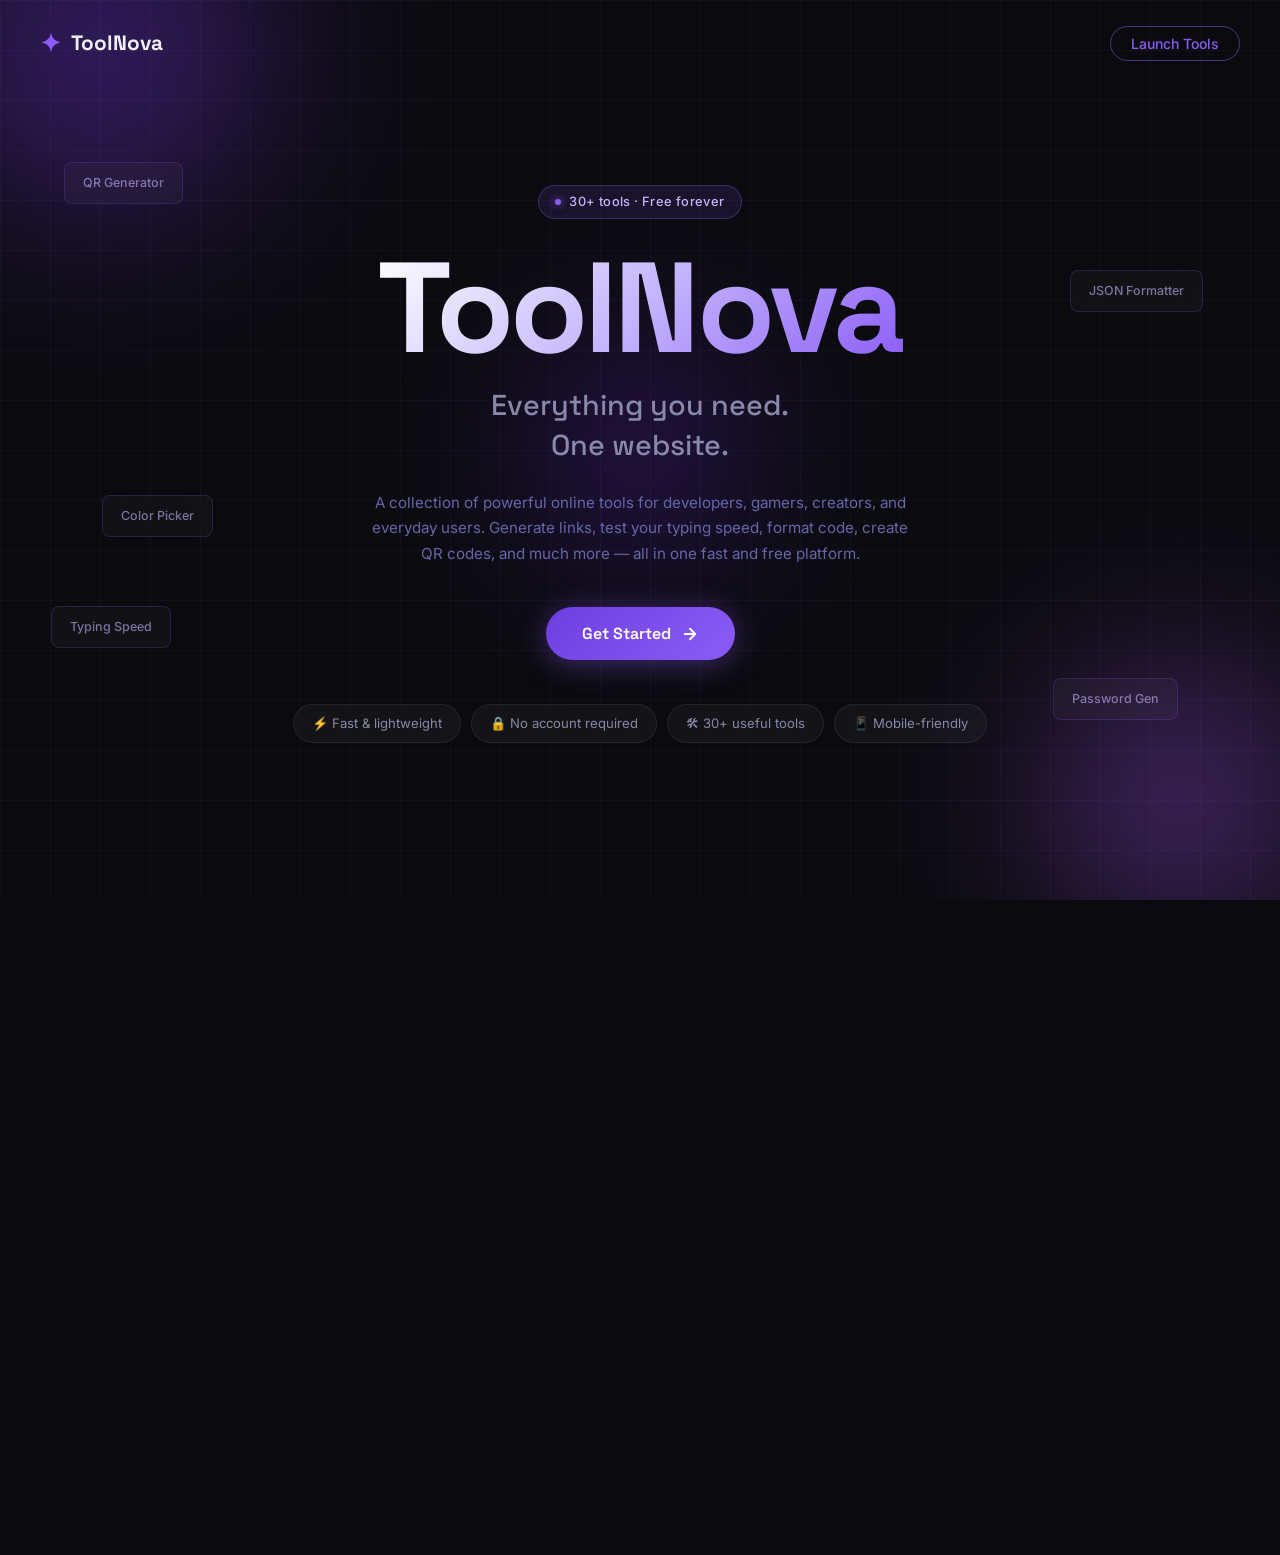
<file: toolnova-bundle.html>
<!DOCTYPE html>
<html lang="en">
<head>
  <meta charset="UTF-8" />
  <meta name="viewport" content="width=device-width, initial-scale=1.0" />
  <title>ToolNova — Everything you need. One website.</title>
  <link rel="preconnect" href="https://fonts.googleapis.com" />
  <link rel="preconnect" href="https://fonts.gstatic.com" crossorigin />
  <link href="https://fonts.googleapis.com/css2?family=Space+Grotesk:wght@400;500;600;700&family=Inter:wght@400;500;600&family=JetBrains+Mono:wght@400;500&display=swap" rel="stylesheet" />
<style>
/* ============================================================
   ToolNova — styles.css
   Theme: deep black + purple with glowing neon accents
   ============================================================ */

/* ── Reset & variables ───────────────────────────────────────*/
*, *::before, *::after { box-sizing: border-box; margin: 0; padding: 0; }

:root {
  --bg:          #0b0b0f;
  --bg-2:        #111118;
  --bg-card:     rgba(255,255,255,0.04);
  --bg-card-h:   rgba(139,92,246,0.10);
  --purple:      #8b5cf6;
  --purple-dim:  #6d3fe0;
  --purple-glow: rgba(139,92,246,0.35);
  --purple-soft: rgba(139,92,246,0.15);
  --text:        #f0f0f8;
  --text-muted:  #8888aa;
  --border:      rgba(255,255,255,0.07);
  --border-h:    rgba(139,92,246,0.5);
  --radius:      14px;
  --radius-sm:   8px;
  --shadow-card: 0 4px 24px rgba(0,0,0,0.4);
  --shadow-glow: 0 0 30px var(--purple-glow);
  --font-display: 'Space Grotesk', sans-serif;
  --font-body:    'Inter', sans-serif;
  --font-mono:    'JetBrains Mono', monospace;
  --transition:   0.25s cubic-bezier(0.4,0,0.2,1);
}

html { scroll-behavior: smooth; }

body {
  font-family: var(--font-body);
  background: var(--bg);
  color: var(--text);
  min-height: 100vh;
  overflow-x: hidden;
  line-height: 1.6;
}

/* ── Scrollbar ───────────────────────────────────────────────*/
::-webkit-scrollbar { width: 6px; height: 6px; }
::-webkit-scrollbar-track { background: var(--bg); }
::-webkit-scrollbar-thumb { background: var(--purple-dim); border-radius: 99px; }

/* ── Utility ─────────────────────────────────────────────────*/
.sr-only { position:absolute; width:1px; height:1px; overflow:hidden; clip:rect(0,0,0,0); white-space:nowrap; }

/* ============================================================
   LANDING PAGE
============================================================ */
.landing {
  position: fixed; inset: 0;
  display: flex; flex-direction: column;
  overflow: hidden;
  opacity: 1;
  transition: opacity 0.6s ease, transform 0.6s ease;
  z-index: 10;
  background: var(--bg);
}

.landing.exit {
  opacity: 0;
  transform: translateY(-30px);
  pointer-events: none;
}

.landing.hidden { display: none; }

/* Background orbs */
.bg-orbs { position: absolute; inset: 0; overflow: hidden; pointer-events: none; }

.orb {
  position: absolute;
  border-radius: 50%;
  filter: blur(80px);
  opacity: 0.5;
  animation: orbFloat 8s ease-in-out infinite;
}
.orb-1 {
  width: 500px; height: 500px;
  background: radial-gradient(circle, #7c3aed 0%, transparent 70%);
  top: -200px; left: -150px;
  animation-delay: 0s;
}
.orb-2 {
  width: 400px; height: 400px;
  background: radial-gradient(circle, #a855f7 0%, transparent 70%);
  bottom: -100px; right: -100px;
  animation-delay: -3s;
}
.orb-3 {
  width: 300px; height: 300px;
  background: radial-gradient(circle, #6d28d9 0%, transparent 70%);
  top: 50%; left: 50%;
  transform: translate(-50%,-50%);
  animation-delay: -6s;
}

@keyframes orbFloat {
  0%,100% { transform: translate(0,0) scale(1); }
  33%      { transform: translate(30px,-20px) scale(1.05); }
  66%      { transform: translate(-20px,15px) scale(0.97); }
}

/* Grid overlay */
.grid-overlay {
  position: absolute; inset: 0;
  background-image:
    linear-gradient(rgba(139,92,246,0.06) 1px, transparent 1px),
    linear-gradient(90deg, rgba(139,92,246,0.06) 1px, transparent 1px);
  background-size: 50px 50px;
  pointer-events: none;
}

/* Landing nav */
.landing-nav {
  position: relative; z-index: 2;
  display: flex; align-items: center; justify-content: space-between;
  padding: 24px 40px;
}

.nav-logo {
  display: flex; align-items: center; gap: 10px;
  font-family: var(--font-display);
  font-size: 1.3rem; font-weight: 700;
  color: var(--text);
}
.logo-icon { color: var(--purple); font-size: 1.2em; }

.nav-cta {
  background: transparent;
  border: 1.5px solid var(--border-h);
  color: var(--purple);
  padding: 8px 20px;
  border-radius: 99px;
  font-family: var(--font-body);
  font-size: 0.875rem; font-weight: 500;
  cursor: pointer;
  transition: var(--transition);
}
.nav-cta:hover {
  background: var(--purple-soft);
  border-color: var(--purple);
  box-shadow: 0 0 16px var(--purple-glow);
}

/* Hero */
.hero {
  position: relative; z-index: 2;
  flex: 1; display: flex; flex-direction: column;
  align-items: center; justify-content: center;
  text-align: center;
  padding: 0 20px 60px;
}

.hero-badge {
  display: inline-flex; align-items: center; gap: 8px;
  background: rgba(139,92,246,0.12);
  border: 1px solid rgba(139,92,246,0.3);
  color: #c4b5fd;
  padding: 6px 16px; border-radius: 99px;
  font-size: 0.8rem; font-weight: 500;
  margin-bottom: 28px;
  letter-spacing: 0.03em;
}
.badge-dot {
  width: 6px; height: 6px; border-radius: 50%;
  background: var(--purple);
  box-shadow: 0 0 8px var(--purple);
  animation: pulse 2s ease-in-out infinite;
}
@keyframes pulse { 0%,100%{opacity:1} 50%{opacity:0.4} }

.hero-title {
  font-family: var(--font-display);
  font-size: clamp(4rem, 12vw, 8rem);
  font-weight: 700;
  line-height: 0.95;
  letter-spacing: -0.03em;
  background: linear-gradient(135deg, #ffffff 0%, #c4b5fd 50%, #8b5cf6 100%);
  -webkit-background-clip: text;
  -webkit-text-fill-color: transparent;
  background-clip: text;
  margin-bottom: 16px;
  text-shadow: none;
}

.hero-subtitle {
  font-family: var(--font-display);
  font-size: clamp(1.2rem, 3vw, 1.8rem);
  font-weight: 500;
  color: var(--text-muted);
  line-height: 1.4;
  margin-bottom: 24px;
}

.hero-description {
  max-width: 540px;
  color: #6666aa;
  font-size: 0.95rem;
  line-height: 1.7;
  margin-bottom: 40px;
}

.hero-cta {
  display: inline-flex; align-items: center; gap: 10px;
  background: linear-gradient(135deg, var(--purple-dim), var(--purple));
  color: #fff;
  padding: 16px 36px;
  border-radius: 99px;
  font-family: var(--font-display);
  font-size: 1rem; font-weight: 600;
  border: none; cursor: pointer;
  position: relative; overflow: hidden;
  transition: var(--transition);
  box-shadow: 0 4px 30px rgba(139,92,246,0.4);
  margin-bottom: 44px;
}
.hero-cta::before {
  content: '';
  position: absolute; inset: 0;
  background: linear-gradient(135deg, rgba(255,255,255,0.15), transparent);
  opacity: 0; transition: var(--transition);
}
.hero-cta:hover { transform: translateY(-2px); box-shadow: 0 8px 40px rgba(139,92,246,0.6); }
.hero-cta:hover::before { opacity: 1; }
.hero-cta:active { transform: translateY(0); }
.hero-cta svg { transition: transform var(--transition); }
.hero-cta:hover svg { transform: translateX(4px); }

.feature-pills {
  display: flex; flex-wrap: wrap; gap: 10px;
  justify-content: center;
}
.pill {
  background: rgba(255,255,255,0.04);
  border: 1px solid var(--border);
  color: var(--text-muted);
  padding: 8px 18px;
  border-radius: 99px;
  font-size: 0.82rem;
  backdrop-filter: blur(10px);
  transition: var(--transition);
}
.pill:hover { border-color: var(--border-h); color: var(--text); }

/* Floating cards */
.floating-cards {
  position: absolute; inset: 0;
  pointer-events: none; overflow: hidden; z-index: 1;
}
.float-card {
  position: absolute;
  background: rgba(255,255,255,0.03);
  border: 1px solid rgba(139,92,246,0.2);
  color: rgba(196,181,253,0.6);
  backdrop-filter: blur(12px);
  padding: 10px 18px;
  border-radius: var(--radius-sm);
  font-size: 0.78rem; font-weight: 500;
  white-space: nowrap;
  animation: floatDrift 10s ease-in-out infinite;
}
.fc-1 { top: 18%; left: 5%; animation-delay: 0s; }
.fc-2 { top: 30%; right: 6%; animation-delay: -2s; }
.fc-3 { bottom: 28%; left: 4%; animation-delay: -4s; }
.fc-4 { bottom: 20%; right: 8%; animation-delay: -6s; }
.fc-5 { top: 55%; left: 8%; animation-delay: -8s; }

@keyframes floatDrift {
  0%,100% { transform: translate(0,0) rotate(-1deg); }
  25%      { transform: translate(8px,-12px) rotate(1deg); }
  50%      { transform: translate(-5px,8px) rotate(-0.5deg); }
  75%      { transform: translate(10px,5px) rotate(1.5deg); }
}

/* ============================================================
   DASHBOARD
============================================================ */
.dashboard {
  display: flex;
  min-height: 100vh;
  opacity: 0;
  transform: translateY(20px);
  transition: opacity 0.5s ease 0.1s, transform 0.5s ease 0.1s;
  pointer-events: none;
}
.dashboard.visible {
  opacity: 1; transform: translateY(0); pointer-events: all;
}

/* Sidebar */
.sidebar {
  width: 230px; min-height: 100vh;
  background: rgba(255,255,255,0.025);
  border-right: 1px solid var(--border);
  display: flex; flex-direction: column;
  padding: 24px 16px;
  position: sticky; top: 0; height: 100vh;
  overflow-y: auto;
  flex-shrink: 0;
  transition: transform var(--transition);
  z-index: 5;
}

.sidebar-logo {
  display: flex; align-items: center; gap: 10px;
  font-family: var(--font-display);
  font-size: 1.2rem; font-weight: 700;
  color: var(--text);
  padding: 8px 12px 24px;
  border-bottom: 1px solid var(--border);
  margin-bottom: 16px;
}

.sidebar-nav { flex: 1; display: flex; flex-direction: column; gap: 4px; }

.cat-btn {
  display: flex; align-items: center; gap: 10px;
  width: 100%; text-align: left;
  background: transparent; border: none;
  color: var(--text-muted);
  padding: 10px 12px;
  border-radius: var(--radius-sm);
  font-family: var(--font-body);
  font-size: 0.875rem; font-weight: 500;
  cursor: pointer;
  transition: var(--transition);
}
.cat-btn:hover { background: var(--purple-soft); color: var(--text); }
.cat-btn.active {
  background: rgba(139,92,246,0.2);
  color: #c4b5fd;
  border-left: 2px solid var(--purple);
}
.cat-btn svg { flex-shrink: 0; }

.sidebar-divider { height: 1px; background: var(--border); margin: 12px 0; }

.sidebar-home-btn {
  display: flex; align-items: center; gap: 8px;
  background: transparent; border: 1px solid var(--border);
  color: var(--text-muted); padding: 10px 12px;
  border-radius: var(--radius-sm);
  font-size: 0.82rem; cursor: pointer;
  transition: var(--transition);
  margin-top: 12px;
  font-family: var(--font-body);
}
.sidebar-home-btn:hover { border-color: var(--border-h); color: var(--text); }

/* Main area */
.dash-main { flex: 1; min-width: 0; display: flex; flex-direction: column; }

/* Dashboard header */
.dash-header {
  position: sticky; top: 0; z-index: 4;
  display: flex; align-items: center; gap: 16px;
  padding: 16px 28px;
  background: rgba(11,11,15,0.8);
  backdrop-filter: blur(12px);
  border-bottom: 1px solid var(--border);
}

.sidebar-toggle {
  display: none;
  background: transparent; border: none;
  color: var(--text-muted); cursor: pointer;
  padding: 6px;
  border-radius: var(--radius-sm);
  transition: var(--transition);
  flex-shrink: 0;
}
.sidebar-toggle:hover { color: var(--text); background: var(--bg-card); }

.search-wrap {
  flex: 1; max-width: 480px;
  display: flex; align-items: center; gap: 10px;
  background: rgba(255,255,255,0.05);
  border: 1px solid var(--border);
  border-radius: 99px;
  padding: 0 16px;
  transition: var(--transition);
}
.search-wrap:focus-within { border-color: var(--purple); box-shadow: 0 0 0 3px var(--purple-soft); }
.search-icon { color: var(--text-muted); flex-shrink: 0; }
.search-input {
  flex: 1; background: transparent; border: none; outline: none;
  color: var(--text); font-size: 0.9rem;
  font-family: var(--font-body);
  padding: 10px 0;
}
.search-input::placeholder { color: var(--text-muted); }
.search-clear {
  background: transparent; border: none;
  color: var(--text-muted); cursor: pointer;
  font-size: 0.8rem; padding: 2px;
  opacity: 0; pointer-events: none;
  transition: var(--transition);
}
.search-clear.visible { opacity: 1; pointer-events: all; }
.search-clear:hover { color: var(--text); }

/* Content area */
.dash-content { padding: 28px; flex: 1; }

.content-header {
  display: flex; align-items: baseline; gap: 12px;
  margin-bottom: 24px;
}
.content-title {
  font-family: var(--font-display);
  font-size: 1.5rem; font-weight: 700;
  color: var(--text);
}
.content-count {
  color: var(--text-muted); font-size: 0.85rem;
  background: rgba(255,255,255,0.05);
  padding: 2px 10px; border-radius: 99px;
}

/* Tool grid */
.tool-grid {
  display: grid;
  grid-template-columns: repeat(auto-fill, minmax(200px, 1fr));
  gap: 16px;
}

/* Tool card */
.tool-card {
  background: var(--bg-card);
  border: 1px solid var(--border);
  border-radius: var(--radius);
  padding: 22px 18px;
  cursor: pointer;
  position: relative; overflow: hidden;
  transition: var(--transition);
  display: flex; flex-direction: column; gap: 12px;
  animation: cardIn 0.3s ease both;
}
.tool-card::before {
  content: '';
  position: absolute; inset: 0;
  background: linear-gradient(135deg, var(--purple-soft), transparent);
  opacity: 0; transition: var(--transition);
}
.tool-card:hover {
  border-color: var(--border-h);
  transform: translateY(-3px);
  box-shadow: 0 8px 32px rgba(139,92,246,0.2), var(--shadow-card);
}
.tool-card:hover::before { opacity: 1; }

@keyframes cardIn {
  from { opacity:0; transform: translateY(12px); }
  to   { opacity:1; transform: translateY(0); }
}

.card-icon-wrap {
  width: 44px; height: 44px;
  border-radius: 10px;
  display: flex; align-items: center; justify-content: center;
  font-size: 1.4rem;
  position: relative; z-index: 1;
  background: rgba(139,92,246,0.1);
  border: 1px solid rgba(139,92,246,0.2);
  flex-shrink: 0;
}
.card-label {
  position: relative; z-index: 1;
  font-size: 0.9rem; font-weight: 600;
  color: var(--text);
  line-height: 1.3;
}
.card-desc {
  position: relative; z-index: 1;
  font-size: 0.78rem;
  color: var(--text-muted);
  line-height: 1.5;
}
.card-cat {
  position: relative; z-index: 1;
  font-size: 0.7rem;
  color: var(--purple);
  font-weight: 500;
  letter-spacing: 0.04em;
  text-transform: uppercase;
}
.card-fav {
  position: absolute; top: 12px; right: 12px;
  z-index: 2;
  background: transparent; border: none;
  color: var(--text-muted); cursor: pointer;
  font-size: 0.9rem; padding: 4px;
  opacity: 0; transition: var(--transition);
  border-radius: 4px;
}
.tool-card:hover .card-fav { opacity: 1; }
.card-fav.active { opacity: 1; color: #facc15; }
.card-fav:hover { color: #facc15; }

/* Empty state */
.empty-state {
  text-align: center; padding: 80px 20px;
  animation: fadeIn 0.3s ease;
}
.empty-icon { font-size: 3rem; margin-bottom: 16px; }
.empty-title { font-size: 1.1rem; font-weight: 600; color: var(--text); margin-bottom: 8px; }
.empty-sub { color: var(--text-muted); font-size: 0.875rem; }

/* ── Tool Panel ───────────────────────────────────────────────*/
.tool-overlay {
  position: fixed; inset: 0;
  background: rgba(0,0,0,0.6);
  backdrop-filter: blur(4px);
  z-index: 20;
  display: flex; align-items: center; justify-content: center;
  padding: 20px;
  opacity: 0; pointer-events: none;
  transition: opacity var(--transition);
}
.tool-overlay.open { opacity: 1; pointer-events: all; }

.tool-panel {
  background: #13131c;
  border: 1px solid var(--border-h);
  border-radius: 20px;
  width: 100%; max-width: 700px;
  max-height: 90vh;
  overflow-y: auto;
  box-shadow: 0 24px 80px rgba(0,0,0,0.8), 0 0 0 1px rgba(139,92,246,0.1);
  transform: scale(0.96) translateY(10px);
  transition: transform var(--transition);
}
.tool-overlay.open .tool-panel { transform: scale(1) translateY(0); }

.tool-panel-header {
  display: flex; align-items: center; justify-content: space-between;
  padding: 20px 24px;
  border-bottom: 1px solid var(--border);
  position: sticky; top: 0; z-index: 2;
  background: #13131c;
}
.tool-panel-title-wrap { display: flex; align-items: center; gap: 12px; }
.tool-panel-icon {
  width: 40px; height: 40px;
  border-radius: 10px;
  background: rgba(139,92,246,0.15);
  border: 1px solid rgba(139,92,246,0.3);
  display: flex; align-items: center; justify-content: center;
  font-size: 1.3rem;
}
.tool-panel-title {
  font-family: var(--font-display);
  font-size: 1.15rem; font-weight: 700;
  color: var(--text);
}
.panel-actions { display: flex; align-items: center; gap: 8px; }

.fav-toggle {
  background: transparent; border: none;
  color: var(--text-muted); cursor: pointer;
  padding: 8px; border-radius: var(--radius-sm);
  transition: var(--transition);
}
.fav-toggle:hover { color: #facc15; background: rgba(250,204,21,0.1); }
.fav-toggle.active { color: #facc15; }
.fav-toggle.active svg { fill: #facc15; }

.panel-close {
  background: transparent; border: none;
  color: var(--text-muted); cursor: pointer;
  padding: 8px 10px; border-radius: var(--radius-sm);
  font-size: 1rem; transition: var(--transition);
}
.panel-close:hover { color: var(--text); background: rgba(255,255,255,0.06); }

.tool-panel-body { padding: 28px 24px; }

/* ── Shared tool UI ───────────────────────────────────────────*/
.tool-label {
  display: block;
  font-size: 0.82rem; font-weight: 500;
  color: var(--text-muted);
  margin-bottom: 8px; letter-spacing: 0.04em;
  text-transform: uppercase;
}
.tool-input, .tool-textarea, .tool-select {
  width: 100%;
  background: rgba(255,255,255,0.05);
  border: 1px solid var(--border);
  color: var(--text);
  padding: 12px 16px;
  border-radius: var(--radius-sm);
  font-size: 0.9rem;
  font-family: var(--font-body);
  outline: none;
  transition: var(--transition);
  resize: vertical;
}
.tool-input:focus, .tool-textarea:focus, .tool-select:focus {
  border-color: var(--purple);
  box-shadow: 0 0 0 3px var(--purple-soft);
}
.tool-textarea { font-family: var(--font-mono); font-size: 0.82rem; min-height: 160px; }
.tool-select { cursor: pointer; appearance: none; }

.btn-primary {
  background: linear-gradient(135deg, var(--purple-dim), var(--purple));
  color: #fff; border: none;
  padding: 11px 24px; border-radius: var(--radius-sm);
  font-family: var(--font-body);
  font-size: 0.9rem; font-weight: 600;
  cursor: pointer; transition: var(--transition);
  display: inline-flex; align-items: center; gap: 8px;
}
.btn-primary:hover { box-shadow: 0 4px 20px var(--purple-glow); transform: translateY(-1px); }
.btn-primary:active { transform: translateY(0); }

.btn-secondary {
  background: rgba(255,255,255,0.06);
  color: var(--text);
  border: 1px solid var(--border);
  padding: 11px 20px; border-radius: var(--radius-sm);
  font-family: var(--font-body);
  font-size: 0.9rem; font-weight: 500;
  cursor: pointer; transition: var(--transition);
  display: inline-flex; align-items: center; gap: 8px;
}
.btn-secondary:hover { border-color: var(--border-h); background: rgba(255,255,255,0.09); }

.btn-row { display: flex; flex-wrap: wrap; gap: 10px; margin-top: 16px; }

.result-box {
  background: rgba(255,255,255,0.04);
  border: 1px solid var(--border);
  border-radius: var(--radius-sm);
  padding: 14px 16px;
  font-family: var(--font-mono);
  font-size: 0.85rem;
  color: #c4b5fd;
  word-break: break-all;
  min-height: 48px;
  margin-top: 16px;
  white-space: pre-wrap;
  line-height: 1.6;
}
.result-box.success { border-color: rgba(52,211,153,0.3); color: #6ee7b7; }
.result-box.error   { border-color: rgba(248,113,113,0.3); color: #fca5a5; }

.form-group { margin-bottom: 18px; }
.form-row { display: flex; gap: 12px; flex-wrap: wrap; }
.form-row .form-group { flex: 1; min-width: 140px; }

.copy-btn {
  display: inline-flex; align-items: center; gap: 6px;
  background: rgba(139,92,246,0.15);
  border: 1px solid rgba(139,92,246,0.3);
  color: #c4b5fd; padding: 8px 16px;
  border-radius: var(--radius-sm);
  font-size: 0.82rem; cursor: pointer;
  transition: var(--transition);
  font-family: var(--font-body);
}
.copy-btn:hover { background: rgba(139,92,246,0.25); }

/* Slider */
.tool-slider { width: 100%; accent-color: var(--purple); }

/* Checkbox group */
.check-group { display: flex; flex-wrap: wrap; gap: 10px; }
.check-label {
  display: flex; align-items: center; gap: 6px;
  font-size: 0.85rem; color: var(--text-muted);
  cursor: pointer; transition: var(--transition);
}
.check-label input { accent-color: var(--purple); }
.check-label:hover { color: var(--text); }

/* ── Toast ────────────────────────────────────────────────────*/
.toast {
  position: fixed; bottom: 28px; left: 50%;
  transform: translateX(-50%) translateY(80px);
  background: rgba(20,20,32,0.95);
  border: 1px solid var(--border-h);
  color: var(--text);
  padding: 12px 24px;
  border-radius: 99px;
  font-size: 0.875rem; font-weight: 500;
  pointer-events: none;
  z-index: 100;
  backdrop-filter: blur(12px);
  box-shadow: 0 8px 32px rgba(0,0,0,0.5);
  transition: transform 0.3s ease, opacity 0.3s ease;
  opacity: 0;
  white-space: nowrap;
}
.toast.show { transform: translateX(-50%) translateY(0); opacity: 1; }

/* ── Section labels in grid ───────────────────────────────────*/
.category-label {
  grid-column: 1 / -1;
  display: flex; align-items: center; gap: 12px;
  margin-top: 8px; margin-bottom: -4px;
}
.category-label-text {
  font-family: var(--font-display);
  font-size: 0.78rem; font-weight: 600;
  text-transform: uppercase; letter-spacing: 0.08em;
  color: var(--text-muted);
}
.category-label-line { flex: 1; height: 1px; background: var(--border); }

/* ── Typing test ─────────────────────────────────────────────*/
.typing-display {
  background: rgba(255,255,255,0.04);
  border: 1px solid var(--border);
  border-radius: var(--radius-sm);
  padding: 20px;
  font-family: var(--font-mono);
  font-size: 1rem;
  line-height: 1.8;
  min-height: 120px;
  margin-bottom: 16px;
  user-select: none;
}
.typing-char { color: var(--text-muted); }
.typing-char.correct { color: #6ee7b7; }
.typing-char.wrong   { color: #fca5a5; background: rgba(248,113,113,0.15); }
.typing-char.current { border-bottom: 2px solid var(--purple); }
.typing-input {
  width: 100%;
  background: rgba(255,255,255,0.05);
  border: 1px solid var(--border);
  color: var(--text);
  padding: 12px 16px;
  border-radius: var(--radius-sm);
  font-size: 1rem;
  font-family: var(--font-mono);
  outline: none;
  transition: var(--transition);
  margin-bottom: 16px;
}
.typing-input:focus { border-color: var(--purple); box-shadow: 0 0 0 3px var(--purple-soft); }
.typing-stats {
  display: flex; gap: 24px; flex-wrap: wrap;
  margin-bottom: 16px;
}
.typing-stat {
  text-align: center;
  background: rgba(255,255,255,0.04);
  border: 1px solid var(--border);
  border-radius: var(--radius-sm);
  padding: 12px 20px;
  min-width: 80px;
}
.typing-stat-val {
  font-family: var(--font-display);
  font-size: 1.8rem; font-weight: 700;
  color: var(--purple);
}
.typing-stat-key { font-size: 0.72rem; color: var(--text-muted); margin-top: 2px; }

/* ── CPS Test ────────────────────────────────────────────────*/
.cps-btn {
  width: 100%; padding: 60px 0;
  background: rgba(139,92,246,0.08);
  border: 2px dashed rgba(139,92,246,0.3);
  color: var(--purple);
  border-radius: var(--radius);
  font-family: var(--font-display);
  font-size: 1.2rem; font-weight: 600;
  cursor: pointer;
  transition: var(--transition);
  margin-bottom: 16px;
}
.cps-btn:hover { background: rgba(139,92,246,0.15); border-color: var(--purple); }
.cps-btn.active { background: rgba(139,92,246,0.2); border-style: solid; }

/* ── Reaction test ───────────────────────────────────────────*/
.reaction-box {
  width: 100%; height: 180px;
  border-radius: var(--radius);
  display: flex; align-items: center; justify-content: center;
  flex-direction: column; gap: 8px;
  cursor: pointer;
  transition: background 0.1s ease;
  margin-bottom: 16px;
  border: 2px solid transparent;
  font-family: var(--font-display);
}
.reaction-box.waiting   { background: rgba(239,68,68,0.12); border-color: rgba(239,68,68,0.2); }
.reaction-box.ready     { background: rgba(52,211,153,0.15); border-color: rgba(52,211,153,0.3); }
.reaction-box.result    { background: rgba(139,92,246,0.12); border-color: rgba(139,92,246,0.3); }
.reaction-text { font-size: 1.1rem; font-weight: 600; color: var(--text); }
.reaction-sub  { font-size: 0.85rem; color: var(--text-muted); }

/* ── Color picker ────────────────────────────────────────────*/
.color-swatch-row { display: flex; gap: 8px; flex-wrap: wrap; margin-top: 14px; }
.color-swatch {
  width: 48px; height: 48px; border-radius: 8px;
  cursor: pointer; border: 2px solid transparent;
  transition: var(--transition);
  position: relative;
}
.color-swatch:hover { transform: scale(1.1); border-color: rgba(255,255,255,0.3); }

input[type="color"] {
  width: 56px; height: 48px; border: none; background: none;
  cursor: pointer; border-radius: var(--radius-sm); overflow: hidden;
  vertical-align: middle;
}

/* ── QR code ────────────────────────────────────────────────*/
#qrOutput {
  display: flex; justify-content: center;
  margin-top: 20px;
}
#qrOutput canvas, #qrOutput img {
  border-radius: var(--radius-sm);
  border: 4px solid white;
  background: white;
}

/* ── Mouse accuracy ─────────────────────────────────────────*/
.accuracy-arena {
  width: 100%; height: 240px;
  background: rgba(255,255,255,0.03);
  border: 1px solid var(--border);
  border-radius: var(--radius);
  position: relative; overflow: hidden;
  cursor: crosshair; margin-bottom: 16px;
}
.accuracy-target {
  position: absolute;
  border-radius: 50%;
  background: radial-gradient(circle, var(--purple) 0%, transparent 70%);
  border: 2px solid var(--purple);
  transform: translate(-50%,-50%);
  transition: all 0.15s ease;
  display: flex; align-items: center; justify-content: center;
  pointer-events: none;
}

/* ── Responsive ─────────────────────────────────────────────*/
@media (max-width: 768px) {
  .landing-nav { padding: 16px 20px; }
  .hero { padding: 0 16px 40px; }

  .sidebar {
    position: fixed; top: 0; left: 0; bottom: 0;
    transform: translateX(-100%);
    z-index: 50;
    background: var(--bg-2);
  }
  .sidebar.open { transform: translateX(0); }
  .sidebar-toggle { display: flex; }

  .dash-header { padding: 12px 16px; }
  .dash-content { padding: 16px; }
  .tool-grid { grid-template-columns: repeat(auto-fill, minmax(160px, 1fr)); gap: 12px; }

  .tool-panel { border-radius: 16px; }
  .tool-panel-body { padding: 20px 16px; }

  .floating-cards { display: none; }

  .form-row { flex-direction: column; }
  .typing-stats { gap: 10px; }
}

@media (max-width: 480px) {
  .hero-title { font-size: 3.5rem; }
  .tool-grid { grid-template-columns: 1fr 1fr; }
}

/* ── Animations ─────────────────────────────────────────────*/
@keyframes fadeIn { from{opacity:0} to{opacity:1} }
@keyframes slideUp { from{opacity:0;transform:translateY(20px)} to{opacity:1;transform:translateY(0)} }

/* ── Reduced motion ─────────────────────────────────────────*/
@media (prefers-reduced-motion: reduce) {
  *, *::before, *::after { animation-duration: 0.01ms !important; transition-duration: 0.01ms !important; }
}
</style>
</head>


  <!-- ============================================================
       LANDING PAGE
  ============================================================ -->
  <section id="landing" class="landing active">

    <!-- Animated background orbs -->
    <div class="bg-orbs" aria-hidden="true">
      <div class="orb orb-1"></div>
      <div class="orb orb-2"></div>
      <div class="orb orb-3"></div>
    </div>

    <!-- Grid overlay -->
    <div class="grid-overlay" aria-hidden="true"></div>

    <!-- Nav -->
    <nav class="landing-nav">
      <div class="nav-logo">
        <span class="logo-icon">✦</span>
        <span class="logo-text">ToolNova</span>
      </div>
      <button class="nav-cta" id="navGetStarted">Launch Tools</button>
    </nav>

    <!-- Hero -->
    <main class="hero">
      <div class="hero-badge">
        <span class="badge-dot"></span>
        30+ tools · Free forever
      </div>

      <h1 class="hero-title">
        <span class="title-line">ToolNova</span>
      </h1>

      <p class="hero-subtitle">Everything you need.<br />One website.</p>

      <p class="hero-description">
        A collection of powerful online tools for developers, gamers, creators,
        and everyday users. Generate links, test your typing speed, format code,
        create QR codes, and much more — all in one fast and free platform.
      </p>

      <button class="hero-cta" id="heroGetStarted">
        <span>Get Started</span>
        <svg width="18" height="18" viewBox="0 0 24 24" fill="none" stroke="currentColor" stroke-width="2.5" stroke-linecap="round" stroke-linejoin="round"><path d="M5 12h14M12 5l7 7-7 7"/></svg>
      </button>

      <!-- Feature pills -->
      <div class="feature-pills">
        <div class="pill">⚡ Fast &amp; lightweight</div>
        <div class="pill">🔒 No account required</div>
        <div class="pill">🛠 30+ useful tools</div>
        <div class="pill">📱 Mobile-friendly</div>
      </div>
    </main>

    <!-- Floating tool previews -->
    <div class="floating-cards" aria-hidden="true">
      <div class="float-card fc-1">QR Generator</div>
      <div class="float-card fc-2">JSON Formatter</div>
      <div class="float-card fc-3">Typing Speed</div>
      <div class="float-card fc-4">Password Gen</div>
      <div class="float-card fc-5">Color Picker</div>
    </div>

  </section>

  <!-- ============================================================
       DASHBOARD
  ============================================================ -->
  <section id="dashboard" class="dashboard">

    <!-- Sidebar -->
    <aside class="sidebar" id="sidebar">
      <div class="sidebar-logo">
        <span class="logo-icon">✦</span>
        <span class="logo-text">ToolNova</span>
      </div>

      <nav class="sidebar-nav" aria-label="Tool categories">
        <button class="cat-btn active" data-cat="all">
          <svg width="16" height="16" viewBox="0 0 24 24" fill="none" stroke="currentColor" stroke-width="2"><rect x="3" y="3" width="7" height="7"/><rect x="14" y="3" width="7" height="7"/><rect x="3" y="14" width="7" height="7"/><rect x="14" y="14" width="7" height="7"/></svg>
          All Tools
        </button>
        <button class="cat-btn" data-cat="utility">
          <svg width="16" height="16" viewBox="0 0 24 24" fill="none" stroke="currentColor" stroke-width="2"><path d="M14.7 6.3a1 1 0 0 0 0 1.4l1.6 1.6a1 1 0 0 0 1.4 0l3.77-3.77a6 6 0 0 1-7.94 7.94l-6.91 6.91a2.12 2.12 0 0 1-3-3l6.91-6.91a6 6 0 0 1 7.94-7.94l-3.76 3.76z"/></svg>
          Utility Tools
        </button>
        <button class="cat-btn" data-cat="developer">
          <svg width="16" height="16" viewBox="0 0 24 24" fill="none" stroke="currentColor" stroke-width="2"><polyline points="16 18 22 12 16 6"/><polyline points="8 6 2 12 8 18"/></svg>
          Developer Tools
        </button>
        <button class="cat-btn" data-cat="gaming">
          <svg width="16" height="16" viewBox="0 0 24 24" fill="none" stroke="currentColor" stroke-width="2"><line x1="6" y1="12" x2="10" y2="12"/><line x1="8" y1="10" x2="8" y2="14"/><circle cx="15" cy="11" r="1"/><circle cx="17" cy="13" r="1"/><path d="M2 8a2 2 0 0 1 2-2h16a2 2 0 0 1 2 2v8a2 2 0 0 1-2 2H4a2 2 0 0 1-2-2V8z"/></svg>
          Gaming &amp; Speed
        </button>
        <button class="cat-btn" data-cat="social">
          <svg width="16" height="16" viewBox="0 0 24 24" fill="none" stroke="currentColor" stroke-width="2"><path d="M17 21v-2a4 4 0 0 0-4-4H5a4 4 0 0 0-4 4v2"/><circle cx="9" cy="7" r="4"/><path d="M23 21v-2a4 4 0 0 0-3-3.87"/><path d="M16 3.13a4 4 0 0 1 0 7.75"/></svg>
          Social Tools
        </button>

        <div class="sidebar-divider"></div>

        <button class="cat-btn" data-cat="favorites" id="favBtn">
          <svg width="16" height="16" viewBox="0 0 24 24" fill="none" stroke="currentColor" stroke-width="2"><polygon points="12 2 15.09 8.26 22 9.27 17 14.14 18.18 21.02 12 17.77 5.82 21.02 7 14.14 2 9.27 8.91 8.26 12 2"/></svg>
          Favorites
        </button>
      </nav>

      <button class="sidebar-home-btn" id="homeBtn">
        <svg width="16" height="16" viewBox="0 0 24 24" fill="none" stroke="currentColor" stroke-width="2"><path d="m3 9 9-7 9 7v11a2 2 0 0 1-2 2H5a2 2 0 0 1-2-2z"/><polyline points="9 22 9 12 15 12 15 22"/></svg>
        Back to Home
      </button>
    </aside>

    <!-- Main content -->
    <div class="dash-main">

      <!-- Top bar -->
      <header class="dash-header">
        <button class="sidebar-toggle" id="sidebarToggle" aria-label="Toggle sidebar">
          <svg width="20" height="20" viewBox="0 0 24 24" fill="none" stroke="currentColor" stroke-width="2"><line x1="3" y1="6" x2="21" y2="6"/><line x1="3" y1="12" x2="21" y2="12"/><line x1="3" y1="18" x2="21" y2="18"/></svg>
        </button>
        <div class="search-wrap">
          <svg class="search-icon" width="16" height="16" viewBox="0 0 24 24" fill="none" stroke="currentColor" stroke-width="2"><circle cx="11" cy="11" r="8"/><line x1="21" y1="21" x2="16.65" y2="16.65"/></svg>
          <input type="text" id="searchInput" class="search-input" placeholder="Search tools…" autocomplete="off" />
          <button class="search-clear" id="searchClear" aria-label="Clear search">✕</button>
        </div>
      </header>

      <!-- Tool grid area -->
      <div class="dash-content" id="dashContent">

        <!-- Category section heading -->
        <div class="content-header" id="contentHeader">
          <h2 class="content-title" id="contentTitle">All Tools</h2>
          <p class="content-count" id="contentCount">Loading…</p>
        </div>

        <!-- Tool grid -->
        <div class="tool-grid" id="toolGrid"></div>

        <!-- Empty state -->
        <div class="empty-state" id="emptyState" hidden>
          <div class="empty-icon">🔍</div>
          <p class="empty-title">No tools found</p>
          <p class="empty-sub">Try a different search term or category</p>
        </div>

      </div>
    </div>

    <!-- Tool panel overlay -->
    <div class="tool-overlay" id="toolOverlay" aria-hidden="true">
      <div class="tool-panel" id="toolPanel">
        <div class="tool-panel-header">
          <div class="tool-panel-title-wrap">
            <span class="tool-panel-icon" id="panelIcon"></span>
            <h2 class="tool-panel-title" id="panelTitle"></h2>
          </div>
          <div class="panel-actions">
            <button class="fav-toggle" id="panelFavBtn" aria-label="Toggle favorite" title="Favorite">
              <svg width="18" height="18" viewBox="0 0 24 24" fill="none" stroke="currentColor" stroke-width="2"><polygon points="12 2 15.09 8.26 22 9.27 17 14.14 18.18 21.02 12 17.77 5.82 21.02 7 14.14 2 9.27 8.91 8.26 12 2"/></svg>
            </button>
            <button class="panel-close" id="panelClose" aria-label="Close tool">✕</button>
          </div>
        </div>
        <div class="tool-panel-body" id="panelBody"></div>
      </div>
    </div>

  </section>

  <!-- Toast notification -->
  <div class="toast" id="toast" role="status" aria-live="polite"></div>

<script>
/* ============================================================
   ToolNova — tools/url-shortener.js
   URL Shortener: creates readable short links stored locally
   ============================================================ */

(function() {
  'use strict';

  // Simple in-page link store (persists via localStorage)
  const STORE_KEY = 'tn_short_links';

  function getLinks() {
    return JSON.parse(localStorage.getItem(STORE_KEY) || '{}');
  }

  function saveLinks(links) {
    localStorage.setItem(STORE_KEY, JSON.stringify(links));
  }

  function genCode(len = 5) {
    const chars = 'abcdefghijklmnopqrstuvwxyz0123456789';
    const arr = new Uint32Array(len);
    crypto.getRandomValues(arr);
    return Array.from(arr).map(v => chars[v % chars.length]).join('');
  }

  function renderHistory(links) {
    const entries = Object.entries(links).reverse().slice(0, 8);
    if (!entries.length) return '<p style="color:var(--text-muted);font-size:0.85rem;margin-top:16px">No links shortened yet.</p>';
    return `
      <div class="form-group" style="margin-top:20px">
        <label class="tool-label">Recent links</label>
        <div style="display:flex;flex-direction:column;gap:8px;margin-top:8px">
          ${entries.map(([code, data]) => {
            const shortUrl = `${window.location.origin}/#${code}`;
            return `
              <div style="background:rgba(255,255,255,0.03);border:1px solid var(--border);border-radius:8px;padding:10px 14px;display:flex;align-items:center;gap:12px;flex-wrap:wrap">
                <div style="flex:1;min-width:0">
                  <div style="color:#c4b5fd;font-family:var(--font-mono);font-size:0.8rem;margin-bottom:2px">${shortUrl}</div>
                  <div style="color:var(--text-muted);font-size:0.75rem;white-space:nowrap;overflow:hidden;text-overflow:ellipsis">${data.original}</div>
                </div>
                <button class="copy-btn" style="flex-shrink:0" onclick="copyText('${shortUrl}',this)">📋 Copy</button>
              </div>
            `;
          }).join('')}
        </div>
      </div>
    `;
  }

  function render() {
    const links = getLinks();
    return `
      <div class="form-group">
        <label class="tool-label">Long URL</label>
        <input type="url" class="tool-input" id="urlInput" placeholder="https://very-long-website-url.com/with/lots/of/path" />
      </div>
      <div class="form-row">
        <div class="form-group" style="flex:1">
          <label class="tool-label">Custom alias (optional)</label>
          <input type="text" class="tool-input" id="urlAlias" placeholder="my-link" maxlength="20" />
        </div>
      </div>
      <div class="btn-row">
        <button class="btn-primary" onclick="shortenUrl()">Shorten URL</button>
      </div>
      <div id="urlResult"></div>
      <div id="urlHistory">${renderHistory(links)}</div>
    `;
  }

  window.shortenUrl = function() {
    const input = document.getElementById('urlInput').value.trim();
    const alias = document.getElementById('urlAlias').value.trim().replace(/\s+/g,'-').toLowerCase();
    const resultEl = document.getElementById('urlResult');

    if (!input) { showToast('Please enter a URL'); return; }

    // Basic URL validation
    let url;
    try {
      url = new URL(input.startsWith('http') ? input : 'https://' + input);
    } catch(e) {
      resultEl.innerHTML = '<div class="result-box error">Invalid URL — please include https://</div>';
      return;
    }

    const links = getLinks();
    const code = alias || genCode();

    if (alias && links[alias]) {
      resultEl.innerHTML = '<div class="result-box error">Alias already taken — try a different one</div>';
      return;
    }

    links[code] = { original: url.href, created: Date.now() };
    saveLinks(links);

    const short = `${window.location.origin}/#${code}`;
    resultEl.innerHTML = `
      <div class="result-box success" style="margin-top:16px">
        <div style="margin-bottom:8px;font-size:0.8rem;color:var(--text-muted)">Shortened URL:</div>
        <div style="font-size:1.1rem;margin-bottom:12px">${short}</div>
        <button class="copy-btn" onclick="copyText('${short}',this)">📋 Copy link</button>
      </div>
    `;
    document.getElementById('urlInput').value = '';
    document.getElementById('urlAlias').value = '';
    document.getElementById('urlHistory').innerHTML = renderHistory(getLinks());
  };

  // Register tool
  window.toolUrlShortener = { render };
})();

/* ============================================================
   ToolNova — tools/qr-generator.js
   QR Code Generator using a lightweight inline implementation
   ============================================================ */

(function() {
  'use strict';

  function render() {
    return `
      <div class="form-group">
        <label class="tool-label">Text or URL</label>
        <textarea class="tool-textarea" id="qrInput" placeholder="https://example.com or any text…" style="min-height:80px">https://toolnova.app</textarea>
      </div>
      <div class="form-row">
        <div class="form-group">
          <label class="tool-label">Size (px)</label>
          <select class="tool-select" id="qrSize">
            <option value="128">128</option>
            <option value="200" selected>200</option>
            <option value="300">300</option>
            <option value="400">400</option>
          </select>
        </div>
        <div class="form-group">
          <label class="tool-label">Error correction</label>
          <select class="tool-select" id="qrEcc">
            <option value="L">Low (L)</option>
            <option value="M" selected>Medium (M)</option>
            <option value="Q">Quartile (Q)</option>
            <option value="H">High (H)</option>
          </select>
        </div>
      </div>
      <div class="btn-row">
        <button class="btn-primary" onclick="generateQR()">Generate QR Code</button>
      </div>
      <div id="qrOutput"></div>
      <div class="btn-row" id="qrActions" style="display:none;margin-top:8px">
        <button class="copy-btn" onclick="downloadQR()">⬇ Download PNG</button>
      </div>
    `;
  }

  // Minimal QR code generator using Google Chart API (no external JS lib needed)
  window.generateQR = function() {
    const text = document.getElementById('qrInput').value.trim();
    const size = document.getElementById('qrSize').value;
    const ecc  = document.getElementById('qrEcc').value;

    if (!text) { showToast('Enter some text or URL first'); return; }

    const output = document.getElementById('qrOutput');
    const actions = document.getElementById('qrActions');

    // Use Google Chart API for QR generation
    const encoded = encodeURIComponent(text);
    const url = `https://api.qrserver.com/v1/create-qr-code/?size=${size}x${size}&ecc=${ecc}&data=${encoded}&color=000000&bgcolor=ffffff&margin=2`;

    output.innerHTML = `
      <div style="display:flex;justify-content:center;margin-top:20px">
        <div style="position:relative">
          <img id="qrImg" src="${url}" alt="QR Code" width="${size}" height="${size}"
            style="border-radius:8px;border:6px solid white;display:block;background:#fff"
            onload="document.getElementById('qrActions').style.display='flex'"
            onerror="this.parentElement.innerHTML='<div class=result-box error>Could not generate QR code — check your connection</div>'"
          />
        </div>
      </div>
    `;
    actions.style.display = 'none';
  };

  window.downloadQR = function() {
    const img = document.getElementById('qrImg');
    if (!img) return;
    const a = document.createElement('a');
    a.href = img.src;
    a.download = 'qrcode.png';
    a.target = '_blank';
    a.click();
    showToast('QR code downloading…');
  };

  // Register tool
  window.toolQrGenerator = { render };
})();

/* ============================================================
   ToolNova — tools/json-formatter.js
   JSON Formatter: beautify, minify, validate, and explore JSON
   ============================================================ */

(function () {
  'use strict';

  function render() {
    return `
      <div class="form-group">
        <label class="tool-label">JSON Input</label>
        <textarea class="tool-textarea" id="jsonInput" placeholder='Paste your JSON here…' style="min-height:160px">{
  "name": "ToolNova",
  "version": "1.0",
  "tools": 30,
  "free": true,
  "features": ["fast", "modern", "no-login"]
}</textarea>
      </div>

      <div class="btn-row">
        <button class="btn-primary"  onclick="jsonFormat()">✨ Beautify</button>
        <button class="btn-secondary" onclick="jsonMinify()">⚡ Minify</button>
        <button class="btn-secondary" onclick="jsonValidate()">✅ Validate</button>
        <button class="btn-secondary" onclick="jsonClear()">🗑 Clear</button>
      </div>

      <div id="jsonStatus" style="margin-top:12px"></div>

      <div class="form-group" style="margin-top:16px">
        <label class="tool-label">Output</label>
        <textarea class="tool-textarea" id="jsonOutput" readonly placeholder="Output appears here…" style="min-height:160px"></textarea>
      </div>

      <div class="btn-row">
        <button class="copy-btn" onclick="copyText(document.getElementById('jsonOutput').value, this)">📋 Copy output</button>
        <button class="btn-secondary" onclick="jsonSwap()">⇅ Output → Input</button>
      </div>

      <div id="jsonStats" style="margin-top:16px"></div>
    `;
  }

  /* Shared helpers */
  function setStatus(msg, type = '') {
    const el = document.getElementById('jsonStatus');
    if (!el) return;
    el.innerHTML = `<div class="result-box ${type}" style="margin:0">${msg}</div>`;
  }

  function setStats(obj) {
    const el = document.getElementById('jsonStats');
    if (!el) return;
    const keys  = countKeys(obj);
    const depth = maxDepth(obj);
    el.innerHTML = `
      <div style="display:flex;gap:10px;flex-wrap:wrap">
        <div class="typing-stat"><div class="typing-stat-val">${keys}</div><div class="typing-stat-key">Keys</div></div>
        <div class="typing-stat"><div class="typing-stat-val">${depth}</div><div class="typing-stat-key">Max depth</div></div>
        <div class="typing-stat"><div class="typing-stat-val">${Array.isArray(obj) ? obj.length : '—'}</div><div class="typing-stat-key">Array items</div></div>
        <div class="typing-stat"><div class="typing-stat-val">${typeof obj}</div><div class="typing-stat-key">Root type</div></div>
      </div>
    `;
  }

  function countKeys(obj, count = 0) {
    if (obj && typeof obj === 'object') {
      const keys = Object.keys(obj);
      count += keys.length;
      keys.forEach(k => { count = countKeys(obj[k], count); });
    }
    return count;
  }

  function maxDepth(obj, d = 0) {
    if (!obj || typeof obj !== 'object') return d;
    return Math.max(...Object.values(obj).map(v => maxDepth(v, d + 1)), d);
  }

  /* Actions */
  window.jsonFormat = function () {
    const raw = document.getElementById('jsonInput').value.trim();
    if (!raw) { showToast('Paste some JSON first'); return; }
    try {
      const parsed = JSON.parse(raw);
      document.getElementById('jsonOutput').value = JSON.stringify(parsed, null, 2);
      setStatus('✓ Valid JSON — formatted successfully', 'success');
      setStats(parsed);
    } catch (e) {
      document.getElementById('jsonOutput').value = '';
      setStatus('✗ Invalid JSON: ' + e.message, 'error');
      document.getElementById('jsonStats').innerHTML = '';
    }
  };

  window.jsonMinify = function () {
    const raw = document.getElementById('jsonInput').value.trim();
    if (!raw) { showToast('Paste some JSON first'); return; }
    try {
      const parsed = JSON.parse(raw);
      document.getElementById('jsonOutput').value = JSON.stringify(parsed);
      setStatus('✓ JSON minified successfully', 'success');
      setStats(parsed);
    } catch (e) {
      setStatus('✗ Invalid JSON: ' + e.message, 'error');
    }
  };

  window.jsonValidate = function () {
    const raw = document.getElementById('jsonInput').value.trim();
    if (!raw) { showToast('Paste some JSON first'); return; }
    try {
      const parsed = JSON.parse(raw);
      setStatus('✓ Valid JSON!', 'success');
      setStats(parsed);
    } catch (e) {
      setStatus('✗ Invalid JSON: ' + e.message, 'error');
      document.getElementById('jsonStats').innerHTML = '';
    }
  };

  window.jsonClear = function () {
    document.getElementById('jsonInput').value  = '';
    document.getElementById('jsonOutput').value = '';
    document.getElementById('jsonStatus').innerHTML = '';
    document.getElementById('jsonStats').innerHTML  = '';
  };

  window.jsonSwap = function () {
    const out = document.getElementById('jsonOutput').value;
    if (!out) { showToast('No output to swap'); return; }
    document.getElementById('jsonInput').value  = out;
    document.getElementById('jsonOutput').value = '';
    showToast('Output moved to input');
  };

  /* Register */
  window.toolJsonFormatter = { render };
})();

/* ============================================================
   ToolNova — tools/typing-test.js
   Typing Speed Test: WPM, accuracy, live highlighting
   ============================================================ */

(function () {
  'use strict';

  const QUOTES = [
    "The quick brown fox jumps over the lazy dog near the riverbank on a warm summer afternoon.",
    "Programming is the art of telling another human what one wants the computer to do in precise and unambiguous terms.",
    "The best way to predict the future is to invent it, one line of code at a time.",
    "In the middle of every difficulty lies opportunity waiting to be discovered by those who persist.",
    "Success is not final, failure is not fatal: it is the courage to continue that counts above all.",
    "Design is not just what it looks like and feels like. Design is how it works in the real world.",
    "Any sufficiently advanced technology is indistinguishable from magic according to Arthur C. Clarke.",
    "The only way to do great work is to love what you do and never stop learning new skills.",
    "Simplicity is the ultimate sophistication, as Leonardo da Vinci once wisely observed centuries ago.",
    "To iterate is human, to recurse divine — and to ship working code is the highest calling.",
  ];

  /* State */
  let words       = [];
  let wordIndex   = 0;
  let charIndex   = 0;
  let startTime   = null;
  let timerInterval = null;
  let testDuration  = 60;
  let timeLeft      = 60;
  let totalTyped    = 0;
  let correctTyped  = 0;
  let errors        = 0;
  let testActive    = false;
  let testFinished  = false;

  /* ── Render ────────────────────────────────────────────────*/
  function render() {
    return `
      <div style="display:flex;align-items:center;gap:12px;margin-bottom:16px;flex-wrap:wrap">
        <label class="tool-label" style="margin:0">Duration:</label>
        <div style="display:flex;gap:6px">
          <button class="btn-secondary tt-dur active" data-dur="15"  onclick="setTypingDuration(15,this)"  style="padding:6px 14px;font-size:0.8rem">15s</button>
          <button class="btn-secondary tt-dur"        data-dur="30"  onclick="setTypingDuration(30,this)"  style="padding:6px 14px;font-size:0.8rem">30s</button>
          <button class="btn-secondary tt-dur"        data-dur="60"  onclick="setTypingDuration(60,this)"  style="padding:6px 14px;font-size:0.8rem">60s</button>
          <button class="btn-secondary tt-dur"        data-dur="120" onclick="setTypingDuration(120,this)" style="padding:6px 14px;font-size:0.8rem">120s</button>
        </div>
        <div style="margin-left:auto;font-family:var(--font-mono);color:var(--purple);font-size:1.1rem;font-weight:700" id="ttTimer">15s</div>
      </div>

      <div class="typing-stats" style="margin-bottom:16px">
        <div class="typing-stat"><div class="typing-stat-val" id="ttWpm">0</div><div class="typing-stat-key">WPM</div></div>
        <div class="typing-stat"><div class="typing-stat-val" id="ttAcc">100%</div><div class="typing-stat-key">Accuracy</div></div>
        <div class="typing-stat"><div class="typing-stat-val" id="ttErr">0</div><div class="typing-stat-key">Errors</div></div>
        <div class="typing-stat"><div class="typing-stat-val" id="ttWords">0</div><div class="typing-stat-key">Words</div></div>
      </div>

      <div class="typing-display" id="ttDisplay" onclick="document.getElementById('ttInput').focus()"></div>

      <input class="typing-input" id="ttInput" type="text"
        placeholder="Click here and start typing…"
        autocomplete="off" autocorrect="off" autocapitalize="off" spellcheck="false"
        oninput="handleTypingInput(event)"
        onkeydown="handleTypingKeydown(event)"
      />

      <div class="btn-row">
        <button class="btn-secondary" onclick="resetTypingTest()">↺ Restart</button>
        <button class="btn-secondary" onclick="newTypingQuote()">New quote</button>
      </div>

      <div id="ttResult" style="margin-top:16px"></div>
    `;
  }

  /* ── Init test ─────────────────────────────────────────────*/
  function initTest(dur) {
    testDuration = dur || testDuration;
    timeLeft     = testDuration;
    wordIndex    = 0;
    charIndex    = 0;
    startTime    = null;
    totalTyped   = 0;
    correctTyped = 0;
    errors       = 0;
    testActive   = false;
    testFinished = false;
    clearInterval(timerInterval);

    // Pick a random quote and split into chars
    const quote = QUOTES[Math.floor(Math.random() * QUOTES.length)];
    words = quote.split('');

    renderDisplay();
    resetStats();

    const timerEl = document.getElementById('ttTimer');
    if (timerEl) timerEl.textContent = testDuration + 's';

    const inp = document.getElementById('ttInput');
    if (inp) { inp.value = ''; inp.disabled = false; inp.placeholder = 'Click here and start typing…'; }

    const res = document.getElementById('ttResult');
    if (res) res.innerHTML = '';
  }

  function renderDisplay() {
    const display = document.getElementById('ttDisplay');
    if (!display) return;
    display.innerHTML = words.map((ch, i) => {
      let cls = 'typing-char';
      if (i < charIndex) cls += ' correct';
      if (i === charIndex) cls += ' current';
      const escaped = ch === '<' ? '&lt;' : ch === '>' ? '&gt;' : ch === '&' ? '&amp;' : ch === ' ' ? '&nbsp;' : ch;
      return `<span class="${cls}" data-i="${i}">${escaped}</span>`;
    }).join('');
  }

  function resetStats() {
    ['ttWpm','ttAcc','ttErr','ttWords'].forEach(id => {
      const el = document.getElementById(id);
      if (el) el.textContent = id === 'ttAcc' ? '100%' : '0';
    });
  }

  /* ── Duration button ────────────────────────────────────────*/
  window.setTypingDuration = function(dur, btn) {
    document.querySelectorAll('.tt-dur').forEach(b => b.classList.remove('active'));
    if (btn) btn.classList.add('active');
    initTest(dur);
  };

  window.newTypingQuote = function() { initTest(); };
  window.resetTypingTest = function() { initTest(); };

  /* ── Timer ──────────────────────────────────────────────────*/
  function startTimer() {
    startTime = Date.now();
    timerInterval = setInterval(() => {
      timeLeft = Math.max(0, testDuration - Math.floor((Date.now() - startTime) / 1000));
      const timerEl = document.getElementById('ttTimer');
      if (timerEl) timerEl.textContent = timeLeft + 's';
      updateLiveStats();
      if (timeLeft <= 0) finishTest();
    }, 200);
  }

  /* ── Input handling ─────────────────────────────────────────*/
  window.handleTypingInput = function(e) {
    const inp = document.getElementById('ttInput');
    if (!inp || testFinished) return;
    const val = inp.value;
    if (!val) return;

    if (!testActive) {
      testActive = true;
      startTimer();
    }

    // Process each character typed
    const ch = val[val.length - 1]; // last typed char
    inp.value = '';

    if (charIndex < words.length) {
      totalTyped++;
      if (ch === words[charIndex]) {
        correctTyped++;
      } else {
        errors++;
      }
      charIndex++;
      renderDisplay();
    }

    // Finished all chars
    if (charIndex >= words.length) finishTest();
    updateLiveStats();
  };

  window.handleTypingKeydown = function(e) {
    // Backspace to go back one char
    if (e.key === 'Backspace' && charIndex > 0 && !testFinished) {
      charIndex--;
      totalTyped = Math.max(0, totalTyped - 1);
      renderDisplay();
      e.preventDefault();
    }
  };

  /* ── Stats ──────────────────────────────────────────────────*/
  function updateLiveStats() {
    const elapsed = startTime ? (Date.now() - startTime) / 60000 : 0;
    const wpm     = elapsed > 0 ? Math.round((correctTyped / 5) / elapsed) : 0;
    const acc     = totalTyped > 0 ? Math.round((correctTyped / totalTyped) * 100) : 100;
    const wordsDone = Math.floor(charIndex / 5);

    const wpmEl  = document.getElementById('ttWpm');
    const accEl  = document.getElementById('ttAcc');
    const errEl  = document.getElementById('ttErr');
    const wrdEl  = document.getElementById('ttWords');

    if (wpmEl)  wpmEl.textContent  = wpm;
    if (accEl)  accEl.textContent  = acc + '%';
    if (errEl)  errEl.textContent  = errors;
    if (wrdEl)  wrdEl.textContent  = wordsDone;
  }

  /* ── Finish ─────────────────────────────────────────────────*/
  function finishTest() {
    clearInterval(timerInterval);
    testFinished = true;
    testActive   = false;

    const inp = document.getElementById('ttInput');
    if (inp) { inp.disabled = true; inp.placeholder = 'Test complete!'; }

    const elapsed  = startTime ? (Date.now() - startTime) / 60000 : testDuration / 60;
    const wpm      = Math.round((correctTyped / 5) / elapsed);
    const acc      = totalTyped > 0 ? Math.round((correctTyped / totalTyped) * 100) : 100;
    const grade    = wpm >= 80 ? '🏆 Excellent!' : wpm >= 60 ? '⭐ Great!' : wpm >= 40 ? '👍 Good' : '📈 Keep practicing!';

    // Save best
    const best = parseInt(localStorage.getItem('tn_typing_best') || '0');
    if (wpm > best) localStorage.setItem('tn_typing_best', wpm);
    const bestWpm = Math.max(wpm, best);

    const res = document.getElementById('ttResult');
    if (res) res.innerHTML = `
      <div style="background:rgba(139,92,246,0.1);border:1px solid rgba(139,92,246,0.3);border-radius:12px;padding:20px;text-align:center">
        <div style="font-size:1.5rem;margin-bottom:8px">${grade}</div>
        <div style="display:flex;gap:16px;justify-content:center;flex-wrap:wrap;margin-bottom:16px">
          <div class="typing-stat"><div class="typing-stat-val">${wpm}</div><div class="typing-stat-key">WPM</div></div>
          <div class="typing-stat"><div class="typing-stat-val">${acc}%</div><div class="typing-stat-key">Accuracy</div></div>
          <div class="typing-stat"><div class="typing-stat-val">${errors}</div><div class="typing-stat-key">Errors</div></div>
          <div class="typing-stat"><div class="typing-stat-val">${bestWpm}</div><div class="typing-stat-key">Best WPM</div></div>
        </div>
        <button class="btn-primary" onclick="resetTypingTest()" style="margin:0 auto">Try again</button>
      </div>
    `;
  }

  /* ── Listen for tool open ───────────────────────────────────*/
  document.addEventListener('toolOpened', e => {
    if (e.detail.id === 'typing-test') {
      setTimeout(() => initTest(15), 50);
    }
  });

  document.addEventListener('toolClosed', () => {
    clearInterval(timerInterval);
    testActive = false;
    testFinished = false;
  });

  /* Register */
  window.toolTypingTest = { render };
})();

/* ============================================================
   ToolNova — script.js
   Core app logic: routing, tool registry, dashboard, panels
   ============================================================ */

'use strict';

/* ── Tool registry ───────────────────────────────────────────
   Each tool has: id, icon, label, desc, cat, render fn
   ──────────────────────────────────────────────────────────── */
const TOOLS = [
  // ── Utility ────────────────────────────────────────────────
  {
    id: 'url-shortener', icon: '🔗', label: 'URL Shortener',
    desc: 'Shorten long URLs to shareable links',
    cat: 'utility',
    render: () => window.toolUrlShortener?.render() ?? notReady()
  },
  {
    id: 'qr-generator', icon: '📱', label: 'QR Code Generator',
    desc: 'Create QR codes for any text or URL',
    cat: 'utility',
    render: () => window.toolQrGenerator?.render() ?? notReady()
  },
  {
    id: 'password-gen', icon: '🔐', label: 'Password Generator',
    desc: 'Generate strong, secure passwords',
    cat: 'utility',
    render: renderPasswordGen
  },
  {
    id: 'random-number', icon: '🎲', label: 'Random Number',
    desc: 'Generate random numbers in any range',
    cat: 'utility',
    render: renderRandomNumber
  },
  {
    id: 'coin-dice', icon: '🪙', label: 'Coin Flip & Dice',
    desc: 'Flip a coin or roll dice virtually',
    cat: 'utility',
    render: renderCoinDice
  },
  {
    id: 'text-tools', icon: '✏️', label: 'Text Counter & Case',
    desc: 'Count chars, words and convert case',
    cat: 'utility',
    render: renderTextTools
  },
  // ── Developer ───────────────────────────────────────────────
  {
    id: 'playground', icon: '🖥️', label: 'HTML/CSS/JS Playground',
    desc: 'Live-edit and preview web code',
    cat: 'developer',
    render: renderPlayground
  },
  {
    id: 'json-formatter', icon: '📋', label: 'JSON Formatter',
    desc: 'Beautify, validate and minify JSON',
    cat: 'developer',
    render: () => window.toolJsonFormatter?.render() ?? notReady()
  },
  {
    id: 'base64', icon: '🔄', label: 'Base64 Encoder/Decoder',
    desc: 'Encode and decode Base64 strings',
    cat: 'developer',
    render: renderBase64
  },
  {
    id: 'color-picker', icon: '🎨', label: 'Color Picker & Palette',
    desc: 'Pick colors and generate palettes',
    cat: 'developer',
    render: renderColorPicker
  },
  {
    id: 'regex-tester', icon: '🔎', label: 'Regex Tester',
    desc: 'Test and debug regular expressions live',
    cat: 'developer',
    render: renderRegexTester
  },
  // ── Gaming & Speed ──────────────────────────────────────────
  {
    id: 'typing-test', icon: '⌨️', label: 'Typing Speed Test',
    desc: 'Measure your WPM and accuracy',
    cat: 'gaming',
    render: () => window.toolTypingTest?.render() ?? notReady()
  },
  {
    id: 'cps-test', icon: '🖱️', label: 'CPS Test',
    desc: 'Measure your clicks per second',
    cat: 'gaming',
    render: renderCpsTest
  },
  {
    id: 'reaction-time', icon: '⚡', label: 'Reaction Time Test',
    desc: 'Test how fast you can react',
    cat: 'gaming',
    render: renderReactionTime
  },
  {
    id: 'mouse-accuracy', icon: '🎯', label: 'Mouse Accuracy Test',
    desc: 'Click moving targets to test accuracy',
    cat: 'gaming',
    render: renderMouseAccuracy
  },
  {
    id: 'username-gen', icon: '👤', label: 'Username Generator',
    desc: 'Generate cool unique usernames',
    cat: 'gaming',
    render: renderUsernameGen
  },
  {
    id: 'team-gen', icon: '👥', label: 'Random Team Generator',
    desc: 'Split a list of players into teams',
    cat: 'gaming',
    render: renderTeamGen
  },
  // ── Social ──────────────────────────────────────────────────
  {
    id: 'bio-link', icon: '🔖', label: 'Bio Link Creator',
    desc: 'Build a custom link-in-bio page',
    cat: 'social',
    render: renderBioLink
  },
  {
    id: 'social-links', icon: '🌐', label: 'Social Link Manager',
    desc: 'Organize all your social media links',
    cat: 'social',
    render: renderSocialLinks
  },
  {
    id: 'profile-card', icon: '🪪', label: 'Profile Card Generator',
    desc: 'Design a shareable profile card',
    cat: 'social',
    render: renderProfileCard
  }
];

const CAT_LABELS = {
  all: 'All Tools',
  utility: 'Utility Tools',
  developer: 'Developer Tools',
  gaming: 'Gaming & Speed',
  social: 'Social Tools',
  favorites: 'Favorites'
};

/* ── State ───────────────────────────────────────────────────*/
let currentCat = 'all';
let searchTerm  = '';
let activeTool  = null;
let favorites   = JSON.parse(localStorage.getItem('tn_favorites') || '[]');

/* ── DOM refs ────────────────────────────────────────────────*/
const landing       = document.getElementById('landing');
const dashboard     = document.getElementById('dashboard');
const toolGrid      = document.getElementById('toolGrid');
const emptyState    = document.getElementById('emptyState');
const contentTitle  = document.getElementById('contentTitle');
const contentCount  = document.getElementById('contentCount');
const searchInput   = document.getElementById('searchInput');
const searchClear   = document.getElementById('searchClear');
const toolOverlay   = document.getElementById('toolOverlay');
const panelTitle    = document.getElementById('panelTitle');
const panelIcon     = document.getElementById('panelIcon');
const panelBody     = document.getElementById('panelBody');
const panelClose    = document.getElementById('panelClose');
const panelFavBtn   = document.getElementById('panelFavBtn');
const toast         = document.getElementById('toast');
const sidebar       = document.getElementById('sidebar');
const sidebarToggle = document.getElementById('sidebarToggle');

/* ── Navigation ──────────────────────────────────────────────*/
function goToDashboard() {
  landing.classList.add('exit');
  setTimeout(() => {
    landing.classList.add('hidden');
    dashboard.classList.add('visible');
  }, 600);
}

function goToLanding() {
  dashboard.classList.remove('visible');
  landing.classList.remove('hidden');
  setTimeout(() => landing.classList.remove('exit'), 50);
}

document.getElementById('heroGetStarted').addEventListener('click', goToDashboard);
document.getElementById('navGetStarted').addEventListener('click', goToDashboard);
document.getElementById('homeBtn').addEventListener('click', goToLanding);

/* ── Category buttons ────────────────────────────────────────*/
document.querySelectorAll('.cat-btn').forEach(btn => {
  btn.addEventListener('click', () => {
    document.querySelectorAll('.cat-btn').forEach(b => b.classList.remove('active'));
    btn.classList.add('active');
    currentCat = btn.dataset.cat;
    searchInput.value = '';
    searchTerm = '';
    searchClear.classList.remove('visible');
    renderGrid();
    closeSidebar();
  });
});

/* ── Search ──────────────────────────────────────────────────*/
searchInput.addEventListener('input', e => {
  searchTerm = e.target.value.trim().toLowerCase();
  searchClear.classList.toggle('visible', searchTerm.length > 0);
  renderGrid();
});
searchClear.addEventListener('click', () => {
  searchInput.value = '';
  searchTerm = '';
  searchClear.classList.remove('visible');
  searchInput.focus();
  renderGrid();
});

/* ── Sidebar toggle (mobile) ─────────────────────────────────*/
sidebarToggle.addEventListener('click', () => sidebar.classList.toggle('open'));
function closeSidebar() { sidebar.classList.remove('open'); }
document.addEventListener('click', e => {
  if (!sidebar.contains(e.target) && !sidebarToggle.contains(e.target)) {
    closeSidebar();
  }
});

/* ── Favorites ───────────────────────────────────────────────*/
function saveFavorites() {
  localStorage.setItem('tn_favorites', JSON.stringify(favorites));
}
function isFav(id) { return favorites.includes(id); }
function toggleFav(id) {
  if (isFav(id)) {
    favorites = favorites.filter(f => f !== id);
    showToast('Removed from favorites');
  } else {
    favorites.push(id);
    showToast('Added to favorites ⭐');
  }
  saveFavorites();
  // Update card star if visible
  const cardFav = document.querySelector(`.card-fav[data-id="${id}"]`);
  if (cardFav) cardFav.classList.toggle('active', isFav(id));
  // Update panel button
  if (activeTool?.id === id) updatePanelFavBtn();
}
function updatePanelFavBtn() {
  if (!activeTool) return;
  panelFavBtn.classList.toggle('active', isFav(activeTool.id));
}

/* ── Grid rendering ──────────────────────────────────────────*/
function getVisibleTools() {
  let tools = TOOLS;
  if (currentCat === 'favorites') {
    tools = tools.filter(t => isFav(t.id));
  } else if (currentCat !== 'all') {
    tools = tools.filter(t => t.cat === currentCat);
  }
  if (searchTerm) {
    tools = tools.filter(t =>
      t.label.toLowerCase().includes(searchTerm) ||
      t.desc.toLowerCase().includes(searchTerm) ||
      t.cat.toLowerCase().includes(searchTerm)
    );
  }
  return tools;
}

function renderGrid() {
  const tools = getVisibleTools();
  const q = contentTitle;

  q.textContent = searchTerm ? `Results for "${searchInput.value}"` : CAT_LABELS[currentCat] || 'All Tools';
  contentCount.textContent = `${tools.length} tool${tools.length !== 1 ? 's' : ''}`;

  toolGrid.innerHTML = '';
  emptyState.hidden = tools.length > 0;

  if (currentCat === 'all' && !searchTerm) {
    // Group by category
    const cats = ['utility','developer','gaming','social'];
    cats.forEach(cat => {
      const catTools = tools.filter(t => t.cat === cat);
      if (!catTools.length) return;
      // Label row
      const label = document.createElement('div');
      label.className = 'category-label';
      label.innerHTML = `<span class="category-label-text">${CAT_LABELS[cat]}</span><div class="category-label-line"></div>`;
      toolGrid.appendChild(label);
      catTools.forEach((tool, i) => toolGrid.appendChild(makeCard(tool, i)));
    });
  } else {
    tools.forEach((tool, i) => toolGrid.appendChild(makeCard(tool, i)));
  }
}

function makeCard(tool, index) {
  const card = document.createElement('div');
  card.className = 'tool-card';
  card.style.animationDelay = `${index * 40}ms`;
  card.innerHTML = `
    <div class="card-icon-wrap">${tool.icon}</div>
    <div>
      <div class="card-label">${tool.label}</div>
      <div class="card-desc">${tool.desc}</div>
    </div>
    <button class="card-fav${isFav(tool.id) ? ' active' : ''}" data-id="${tool.id}" aria-label="Favorite ${tool.label}" title="Favorite">★</button>
  `;
  card.addEventListener('click', e => {
    if (!e.target.closest('.card-fav')) openTool(tool);
  });
  card.querySelector('.card-fav').addEventListener('click', e => {
    e.stopPropagation();
    toggleFav(tool.id);
  });
  return card;
}

/* ── Tool panel ──────────────────────────────────────────────*/
function openTool(tool) {
  activeTool = tool;
  panelTitle.textContent = tool.label;
  panelIcon.textContent = tool.icon;
  panelBody.innerHTML = '';
  updatePanelFavBtn();
  toolOverlay.classList.add('open');
  toolOverlay.setAttribute('aria-hidden', 'false');
  document.body.style.overflow = 'hidden';
  // Render tool content
  try { panelBody.innerHTML = tool.render(); }
  catch (err) { panelBody.innerHTML = `<p style="color:#fca5a5">Error loading tool: ${err.message}</p>`; }
  // Run post-render init if defined
  if (tool.init) tool.init();
  // Dispatch event so external tool scripts can bind events
  document.dispatchEvent(new CustomEvent('toolOpened', { detail: { id: tool.id } }));
}

function closeTool() {
  toolOverlay.classList.remove('open');
  toolOverlay.setAttribute('aria-hidden', 'true');
  document.body.style.overflow = '';
  activeTool = null;
  document.dispatchEvent(new CustomEvent('toolClosed'));
}

panelClose.addEventListener('click', closeTool);
toolOverlay.addEventListener('click', e => { if (e.target === toolOverlay) closeTool(); });
document.addEventListener('keydown', e => { if (e.key === 'Escape') closeTool(); });
panelFavBtn.addEventListener('click', () => { if (activeTool) toggleFav(activeTool.id); });

/* ── Toast ───────────────────────────────────────────────────*/
let toastTimer;
function showToast(msg, duration = 2200) {
  toast.textContent = msg;
  toast.classList.add('show');
  clearTimeout(toastTimer);
  toastTimer = setTimeout(() => toast.classList.remove('show'), duration);
}
window.showToast = showToast;

/* ── Copy helper ─────────────────────────────────────────────*/
function copyText(text, btn) {
  navigator.clipboard.writeText(text).then(() => {
    showToast('Copied to clipboard!');
    if (btn) { const orig = btn.textContent; btn.textContent = '✓ Copied'; setTimeout(() => btn.textContent = orig, 1500); }
  });
}
window.copyText = copyText;

/* ── Utility: not ready ──────────────────────────────────────*/
function notReady() { return '<p style="color:#8888aa;padding:20px">Tool loading…</p>'; }

/* ============================================================
   INLINE TOOL RENDERS
   ============================================================ */

/* ── Password Generator ──────────────────────────────────────*/
function renderPasswordGen() {
  return `
    <div class="form-group">
      <label class="tool-label">Length: <span id="pwLenVal">16</span></label>
      <input type="range" class="tool-slider" id="pwLen" min="6" max="64" value="16" />
    </div>
    <div class="form-group">
      <label class="tool-label">Character types</label>
      <div class="check-group">
        <label class="check-label"><input type="checkbox" id="pwUpper" checked> Uppercase A-Z</label>
        <label class="check-label"><input type="checkbox" id="pwLower" checked> Lowercase a-z</label>
        <label class="check-label"><input type="checkbox" id="pwNums"  checked> Numbers 0-9</label>
        <label class="check-label"><input type="checkbox" id="pwSym"   checked> Symbols !@#</label>
      </div>
    </div>
    <div class="btn-row">
      <button class="btn-primary" onclick="generatePassword()">Generate</button>
    </div>
    <div class="result-box" id="pwResult">Click Generate to create a password</div>
    <div class="btn-row">
      <button class="copy-btn" onclick="copyText(document.getElementById('pwResult').textContent, this)">📋 Copy password</button>
    </div>
    <script>
      document.getElementById('pwLen').addEventListener('input', function(){
        document.getElementById('pwLenVal').textContent = this.value;
      });
    <\/script>
  `;
}
window.generatePassword = function() {
  const len   = +document.getElementById('pwLen').value;
  const upper = document.getElementById('pwUpper').checked;
  const lower = document.getElementById('pwLower').checked;
  const nums  = document.getElementById('pwNums').checked;
  const sym   = document.getElementById('pwSym').checked;
  let chars = '';
  if (upper) chars += 'ABCDEFGHIJKLMNOPQRSTUVWXYZ';
  if (lower) chars += 'abcdefghijklmnopqrstuvwxyz';
  if (nums)  chars += '0123456789';
  if (sym)   chars += '!@#$%^&*()-_=+[]{}|;:,.<>?';
  if (!chars) { showToast('Select at least one character type'); return; }
  const arr = new Uint32Array(len);
  crypto.getRandomValues(arr);
  const pwd = Array.from(arr).map(v => chars[v % chars.length]).join('');
  document.getElementById('pwResult').textContent = pwd;
};

/* ── Random Number Generator ─────────────────────────────────*/
function renderRandomNumber() {
  return `
    <div class="form-row">
      <div class="form-group">
        <label class="tool-label">Min</label>
        <input type="number" class="tool-input" id="rnMin" value="1" />
      </div>
      <div class="form-group">
        <label class="tool-label">Max</label>
        <input type="number" class="tool-input" id="rnMax" value="100" />
      </div>
      <div class="form-group">
        <label class="tool-label">Count</label>
        <input type="number" class="tool-input" id="rnCount" value="1" min="1" max="50" />
      </div>
    </div>
    <div class="btn-row">
      <button class="btn-primary" onclick="generateRandom()">Generate</button>
    </div>
    <div class="result-box" id="rnResult" style="font-size:2rem;text-align:center;min-height:80px;display:flex;align-items:center;justify-content:center;">—</div>
    <div class="btn-row">
      <button class="copy-btn" onclick="copyText(document.getElementById('rnResult').textContent, this)">📋 Copy</button>
    </div>
  `;
}
window.generateRandom = function() {
  const min   = parseInt(document.getElementById('rnMin').value);
  const max   = parseInt(document.getElementById('rnMax').value);
  const count = Math.min(50, Math.max(1, parseInt(document.getElementById('rnCount').value)));
  if (min > max) { showToast('Min must be less than Max'); return; }
  const results = [];
  for (let i = 0; i < count; i++) results.push(Math.floor(Math.random() * (max - min + 1)) + min);
  document.getElementById('rnResult').textContent = results.join(', ');
};

/* ── Coin Flip & Dice ────────────────────────────────────────*/
function renderCoinDice() {
  return `
    <div style="display:grid;grid-template-columns:1fr 1fr;gap:16px">
      <div>
        <label class="tool-label">Coin Flip</label>
        <button class="btn-primary" onclick="flipCoin()" style="width:100%;justify-content:center;padding:20px 0;margin-bottom:12px">🪙 Flip</button>
        <div class="result-box" id="coinResult" style="text-align:center;font-size:1.4rem;min-height:60px;display:flex;align-items:center;justify-content:center;">—</div>
      </div>
      <div>
        <label class="tool-label">Dice Roll</label>
        <select class="tool-select" id="diceType" style="margin-bottom:12px">
          <option value="4">D4</option>
          <option value="6" selected>D6</option>
          <option value="8">D8</option>
          <option value="10">D10</option>
          <option value="12">D12</option>
          <option value="20">D20</option>
          <option value="100">D100</option>
        </select>
        <button class="btn-primary" onclick="rollDice()" style="width:100%;justify-content:center;padding:20px 0;margin-bottom:12px">🎲 Roll</button>
        <div class="result-box" id="diceResult" style="text-align:center;font-size:1.4rem;min-height:60px;display:flex;align-items:center;justify-content:center;">—</div>
      </div>
    </div>
  `;
}
window.flipCoin = function() {
  const r = Math.random() < 0.5;
  document.getElementById('coinResult').textContent = r ? '🌟 Heads' : '🌑 Tails';
};
window.rollDice = function() {
  const sides = parseInt(document.getElementById('diceType').value);
  const result = Math.floor(Math.random() * sides) + 1;
  document.getElementById('diceResult').textContent = `${result} / ${sides}`;
};

/* ── Text Tools ──────────────────────────────────────────────*/
function renderTextTools() {
  return `
    <div class="form-group">
      <label class="tool-label">Your text</label>
      <textarea class="tool-textarea" id="textIn" placeholder="Paste or type your text here…" oninput="updateTextStats()" style="min-height:140px"></textarea>
    </div>
    <div style="display:grid;grid-template-columns:repeat(3,1fr);gap:10px;margin-bottom:16px">
      <div class="typing-stat"><div class="typing-stat-val" id="statChars">0</div><div class="typing-stat-key">Characters</div></div>
      <div class="typing-stat"><div class="typing-stat-val" id="statWords">0</div><div class="typing-stat-key">Words</div></div>
      <div class="typing-stat"><div class="typing-stat-val" id="statLines">0</div><div class="typing-stat-key">Lines</div></div>
    </div>
    <label class="tool-label">Convert case</label>
    <div class="btn-row" style="margin-top:8px">
      <button class="btn-secondary" onclick="convertCase('upper')">UPPERCASE</button>
      <button class="btn-secondary" onclick="convertCase('lower')">lowercase</button>
      <button class="btn-secondary" onclick="convertCase('title')">Title Case</button>
      <button class="btn-secondary" onclick="convertCase('sentence')">Sentence case</button>
      <button class="btn-secondary" onclick="convertCase('camel')">camelCase</button>
      <button class="btn-secondary" onclick="convertCase('snake')">snake_case</button>
      <button class="btn-secondary" onclick="convertCase('kebab')">kebab-case</button>
    </div>
    <div class="btn-row">
      <button class="copy-btn" onclick="copyText(document.getElementById('textIn').value, this)">📋 Copy text</button>
      <button class="btn-secondary" onclick="document.getElementById('textIn').value='';updateTextStats()">Clear</button>
    </div>
  `;
}
window.updateTextStats = function() {
  const t = document.getElementById('textIn').value;
  document.getElementById('statChars').textContent = t.length;
  document.getElementById('statWords').textContent = t.trim() ? t.trim().split(/\s+/).length : 0;
  document.getElementById('statLines').textContent = t ? t.split('\n').length : 0;
};
window.convertCase = function(type) {
  const el = document.getElementById('textIn');
  let t = el.value;
  if (type === 'upper') t = t.toUpperCase();
  else if (type === 'lower') t = t.toLowerCase();
  else if (type === 'title') t = t.toLowerCase().replace(/\b\w/g, c => c.toUpperCase());
  else if (type === 'sentence') t = t.toLowerCase().replace(/(^\s*\w|[.!?]\s*\w)/g, c => c.toUpperCase());
  else if (type === 'camel') t = t.toLowerCase().replace(/[\s_-](\w)/g, (_,c) => c.toUpperCase());
  else if (type === 'snake') t = t.trim().toLowerCase().replace(/[\s-]+/g, '_');
  else if (type === 'kebab') t = t.trim().toLowerCase().replace(/[\s_]+/g, '-');
  el.value = t;
  updateTextStats();
};

/* ── HTML/CSS/JS Playground ──────────────────────────────────*/
function renderPlayground() {
  return `
    <div style="display:grid;grid-template-columns:1fr 1fr;gap:12px;height:360px">
      <div style="display:flex;flex-direction:column;gap:8px">
        <div style="display:flex;gap:6px">
          <button class="btn-secondary" style="flex:1;padding:6px 0;font-size:0.75rem" onclick="setPGTab('html')">HTML</button>
          <button class="btn-secondary" style="flex:1;padding:6px 0;font-size:0.75rem" onclick="setPGTab('css')">CSS</button>
          <button class="btn-secondary" style="flex:1;padding:6px 0;font-size:0.75rem" onclick="setPGTab('js')">JS</button>
        </div>
        <textarea class="tool-textarea" id="pgHtml" placeholder="<h1>Hello World</h1>" style="flex:1;min-height:0;display:block">&lt;h1 style="font-family:sans-serif;color:#8b5cf6"&gt;Hello, ToolNova!&lt;/h1&gt;
&lt;p style="font-family:sans-serif"&gt;Edit this code and click Run ▶&lt;/p&gt;</textarea>
        <textarea class="tool-textarea" id="pgCss" placeholder="body { color: red; }" style="flex:1;min-height:0;display:none">body { background: #f9f9ff; padding: 20px; }</textarea>
        <textarea class="tool-textarea" id="pgJs" placeholder="console.log('hello')" style="flex:1;min-height:0;display:none">// JavaScript here
document.querySelector('h1').addEventListener('click', () => {
  alert('You clicked the heading!');
});</textarea>
      </div>
      <div style="display:flex;flex-direction:column;gap:8px">
        <button class="btn-primary" onclick="runPlayground()" style="padding:8px;justify-content:center">▶ Run</button>
        <iframe id="pgFrame" style="flex:1;border:1px solid rgba(255,255,255,0.08);border-radius:8px;background:#fff" sandbox="allow-scripts"></iframe>
      </div>
    </div>
  `;
}
window.setPGTab = function(tab) {
  ['html','css','js'].forEach(t => {
    document.getElementById('pg'+t.charAt(0).toUpperCase()+t.slice(1)).style.display = t===tab ? 'block' : 'none';
  });
};
window.runPlayground = function() {
  const html = document.getElementById('pgHtml').value;
  const css  = document.getElementById('pgCss').value;
  const js   = document.getElementById('pgJs').value;
  const src  = `<!DOCTYPE html><html><head><style>${css}</style></head><body>${html}<script>${js}<\/script></body></html>`;
  const frame = document.getElementById('pgFrame');
  frame.srcdoc = src;
};

/* ── Base64 ──────────────────────────────────────────────────*/
function renderBase64() {
  return `
    <div class="form-group">
      <label class="tool-label">Input</label>
      <textarea class="tool-textarea" id="b64In" placeholder="Paste text or Base64 here…"></textarea>
    </div>
    <div class="btn-row">
      <button class="btn-primary" onclick="doB64('encode')">Encode →</button>
      <button class="btn-secondary" onclick="doB64('decode')">← Decode</button>
    </div>
    <div class="form-group" style="margin-top:16px">
      <label class="tool-label">Output</label>
      <div class="result-box" id="b64Out">Result will appear here</div>
    </div>
    <div class="btn-row">
      <button class="copy-btn" onclick="copyText(document.getElementById('b64Out').textContent, this)">📋 Copy output</button>
    </div>
  `;
}
window.doB64 = function(dir) {
  const input = document.getElementById('b64In').value.trim();
  const out   = document.getElementById('b64Out');
  if (!input) { showToast('Enter some text first'); return; }
  try {
    out.textContent = dir === 'encode' ? btoa(unescape(encodeURIComponent(input))) : decodeURIComponent(escape(atob(input)));
    out.className = 'result-box success';
  } catch(e) {
    out.textContent = 'Error: ' + e.message;
    out.className = 'result-box error';
  }
};

/* ── Color Picker & Palette ──────────────────────────────────*/
function renderColorPicker() {
  return `
    <div class="form-row" style="align-items:flex-end">
      <div class="form-group" style="flex:0 0 auto">
        <label class="tool-label">Pick color</label>
        <input type="color" id="colorInput" value="#8b5cf6" oninput="updateColor(this.value)" />
      </div>
      <div class="form-group" style="flex:1">
        <label class="tool-label">Hex value</label>
        <input type="text" class="tool-input" id="colorHex" value="#8b5cf6" oninput="updateColorFromHex(this.value)" />
      </div>
    </div>
    <div id="colorValues" style="margin-top:8px"></div>
    <label class="tool-label" style="margin-top:20px">Generated palette</label>
    <div class="color-swatch-row" id="colorPalette"></div>
  `;
}
window.updateColor = function(hex) {
  document.getElementById('colorHex').value = hex;
  document.getElementById('colorInput').value = hex;
  renderColorValues(hex);
  renderPalette(hex);
};
window.updateColorFromHex = function(hex) {
  if (/^#[0-9a-f]{6}$/i.test(hex)) {
    document.getElementById('colorInput').value = hex;
    renderColorValues(hex);
    renderPalette(hex);
  }
};
function hexToRgb(hex) {
  const r = parseInt(hex.slice(1,3),16);
  const g = parseInt(hex.slice(3,5),16);
  const b = parseInt(hex.slice(5,7),16);
  return { r, g, b };
}
function rgbToHsl(r,g,b) {
  r/=255; g/=255; b/=255;
  const max=Math.max(r,g,b), min=Math.min(r,g,b);
  let h,s,l=(max+min)/2;
  if (max===min) { h=s=0; } else {
    const d=max-min; s=l>0.5?d/(2-max-min):d/(max+min);
    h=(max===r?(g-b)/d+(g<b?6:0):max===g?(b-r)/d+2:(r-g)/d+4)/6;
  }
  return { h:Math.round(h*360), s:Math.round(s*100), l:Math.round(l*100) };
}
function renderColorValues(hex) {
  const {r,g,b}=hexToRgb(hex);
  const {h,s,l}=rgbToHsl(r,g,b);
  document.getElementById('colorValues').innerHTML = `
    <div style="display:flex;gap:10px;flex-wrap:wrap">
      <div class="result-box" style="flex:1;min-width:100px;cursor:pointer" onclick="copyText('${hex}',this)">${hex}</div>
      <div class="result-box" style="flex:1;min-width:100px;cursor:pointer" onclick="copyText('rgb(${r},${g},${b})',this)">rgb(${r},${g},${b})</div>
      <div class="result-box" style="flex:1;min-width:100px;cursor:pointer" onclick="copyText('hsl(${h},${s}%,${l}%)',this)">hsl(${h},${s}%,${l}%)</div>
    </div>
    <div style="height:50px;border-radius:8px;margin-top:10px;background:${hex};border:1px solid rgba(255,255,255,0.1)"></div>
  `;
}
function lightenDarken(hex, pct) {
  const {r,g,b}=hexToRgb(hex);
  const amt = Math.round(2.55*pct);
  const clamp = v => Math.min(255,Math.max(0,v));
  const rr=clamp(r+amt), gg=clamp(g+amt), bb=clamp(b+amt);
  return '#'+[rr,gg,bb].map(v=>v.toString(16).padStart(2,'0')).join('');
}
function renderPalette(hex) {
  const shades = [-40,-30,-20,-10,0,10,20,30,40,50];
  const container = document.getElementById('colorPalette');
  container.innerHTML = shades.map(s => {
    const c = lightenDarken(hex, s);
    return `<div class="color-swatch" style="background:${c}" title="${c}" onclick="copyText('${c}',null);showToast('Copied ${c}')"></div>`;
  }).join('');
}
// Init color picker when opened
document.addEventListener('toolOpened', e => {
  if (e.detail.id === 'color-picker') {
    setTimeout(() => {
      updateColor('#8b5cf6');
    }, 0);
  }
});

/* ── Regex Tester ────────────────────────────────────────────*/
function renderRegexTester() {
  return `
    <div class="form-row">
      <div class="form-group" style="flex:1">
        <label class="tool-label">Regular expression</label>
        <input type="text" class="tool-input" id="rxPattern" placeholder="e.g. \\d+" oninput="testRegex()" style="font-family:var(--font-mono)" />
      </div>
      <div class="form-group" style="flex:0 0 80px">
        <label class="tool-label">Flags</label>
        <input type="text" class="tool-input" id="rxFlags" value="g" oninput="testRegex()" maxlength="6" />
      </div>
    </div>
    <div class="form-group">
      <label class="tool-label">Test string</label>
      <textarea class="tool-textarea" id="rxTest" oninput="testRegex()" placeholder="Enter text to test…">The price is $42 and the code is A1B2C3</textarea>
    </div>
    <div class="form-group">
      <label class="tool-label">Matches</label>
      <div class="result-box" id="rxResult">Results appear here</div>
    </div>
  `;
}
window.testRegex = function() {
  const pat   = document.getElementById('rxPattern').value;
  const flags = document.getElementById('rxFlags').value;
  const test  = document.getElementById('rxTest').value;
  const out   = document.getElementById('rxResult');
  if (!pat) { out.textContent = 'Enter a pattern above'; out.className='result-box'; return; }
  try {
    const rx = new RegExp(pat, flags);
    const matches = [...test.matchAll(rx)];
    if (!matches.length) {
      out.textContent = 'No matches found';
      out.className = 'result-box error';
    } else {
      out.textContent = matches.map((m,i)=>`Match ${i+1}: "${m[0]}" at index ${m.index}`).join('\n');
      out.className = 'result-box success';
    }
  } catch(e) {
    out.textContent = 'Invalid regex: ' + e.message;
    out.className = 'result-box error';
  }
};

/* ── CPS Test ────────────────────────────────────────────────*/
function renderCpsTest() {
  return `
    <div class="typing-stats" style="margin-bottom:16px">
      <div class="typing-stat"><div class="typing-stat-val" id="cpsClicks">0</div><div class="typing-stat-key">Clicks</div></div>
      <div class="typing-stat"><div class="typing-stat-val" id="cpsCps">0.0</div><div class="typing-stat-key">CPS</div></div>
      <div class="typing-stat"><div class="typing-stat-val" id="cpsTime">5.0</div><div class="typing-stat-key">Seconds left</div></div>
    </div>
    <button class="cps-btn" id="cpsBtn" onclick="handleCpsClick()">
      Click here as fast as you can!
    </button>
    <div class="btn-row">
      <button class="btn-secondary" onclick="resetCps()">Reset</button>
    </div>
  `;
}
let cpsClicks=0, cpsTimer=null, cpsRunning=false, cpsEndTime=0;
window.handleCpsClick = function() {
  if (!cpsRunning) {
    cpsRunning = true;
    cpsClicks = 0;
    cpsEndTime = Date.now() + 5000;
    document.getElementById('cpsBtn').classList.add('active');
    cpsTimer = setInterval(() => {
      const left = Math.max(0, (cpsEndTime - Date.now()) / 1000);
      const elapsed = 5 - left;
      document.getElementById('cpsTime').textContent = left.toFixed(1);
      document.getElementById('cpsCps').textContent = elapsed > 0 ? (cpsClicks/elapsed).toFixed(1) : '0.0';
      if (left <= 0) {
        clearInterval(cpsTimer);
        cpsRunning = false;
        document.getElementById('cpsBtn').textContent = `Done! ${document.getElementById('cpsCps').textContent} CPS — Click to retry`;
        document.getElementById('cpsBtn').classList.remove('active');
      }
    }, 50);
  }
  if (cpsRunning) {
    cpsClicks++;
    document.getElementById('cpsClicks').textContent = cpsClicks;
  }
};
window.resetCps = function() {
  clearInterval(cpsTimer);
  cpsRunning = false; cpsClicks = 0;
  document.getElementById('cpsClicks').textContent = '0';
  document.getElementById('cpsCps').textContent = '0.0';
  document.getElementById('cpsTime').textContent = '5.0';
  document.getElementById('cpsBtn').textContent = 'Click here as fast as you can!';
  document.getElementById('cpsBtn').classList.remove('active');
};
document.addEventListener('toolClosed', () => { clearInterval(cpsTimer); cpsRunning=false; });

/* ── Reaction Time Test ──────────────────────────────────────*/
function renderReactionTime() {
  return `
    <div id="reactionBox" class="reaction-box waiting" onclick="handleReaction()">
      <div class="reaction-text" id="reactionText">Click to start</div>
      <div class="reaction-sub" id="reactionSub">Test your reaction speed</div>
    </div>
    <div class="typing-stats" id="reactionStats"></div>
    <div class="btn-row">
      <button class="btn-secondary" onclick="resetReaction()">Reset</button>
    </div>
  `;
}
let reactionState='idle', reactionTimer=null, reactionStart=0, reactionTimes=[];
window.handleReaction = function() {
  const box=document.getElementById('reactionBox');
  const txt=document.getElementById('reactionText');
  const sub=document.getElementById('reactionSub');
  if (reactionState==='idle' || reactionState==='result') {
    reactionState='waiting';
    box.className='reaction-box waiting';
    txt.textContent='Wait for green…';
    sub.textContent='Don\'t click yet!';
    const delay = 1500 + Math.random()*3000;
    reactionTimer = setTimeout(() => {
      reactionState='ready'; reactionStart=Date.now();
      box.className='reaction-box ready';
      txt.textContent='CLICK NOW!';
      sub.textContent='As fast as you can!';
    }, delay);
  } else if (reactionState==='waiting') {
    clearTimeout(reactionTimer);
    reactionState='idle';
    box.className='reaction-box waiting';
    txt.textContent='Too early! Click to try again';
    sub.textContent='Wait for green…';
  } else if (reactionState==='ready') {
    const t = Date.now()-reactionStart;
    reactionTimes.push(t);
    reactionState='result';
    box.className='reaction-box result';
    txt.textContent=`${t} ms`;
    sub.textContent='Click to try again';
    const avg=Math.round(reactionTimes.reduce((a,b)=>a+b,0)/reactionTimes.length);
    const best=Math.min(...reactionTimes);
    document.getElementById('reactionStats').innerHTML=`
      <div class="typing-stat"><div class="typing-stat-val">${t}</div><div class="typing-stat-key">This round (ms)</div></div>
      <div class="typing-stat"><div class="typing-stat-val">${best}</div><div class="typing-stat-key">Best (ms)</div></div>
      <div class="typing-stat"><div class="typing-stat-val">${avg}</div><div class="typing-stat-key">Average (ms)</div></div>
      <div class="typing-stat"><div class="typing-stat-val">${reactionTimes.length}</div><div class="typing-stat-key">Attempts</div></div>
    `;
  }
};
window.resetReaction = function() {
  clearTimeout(reactionTimer);
  reactionState='idle'; reactionTimes=[];
  const box=document.getElementById('reactionBox');
  if (!box) return;
  box.className='reaction-box waiting';
  document.getElementById('reactionText').textContent='Click to start';
  document.getElementById('reactionSub').textContent='Test your reaction speed';
  document.getElementById('reactionStats').innerHTML='';
};
document.addEventListener('toolClosed', () => { clearTimeout(reactionTimer); resetReaction(); });

/* ── Mouse Accuracy Test ─────────────────────────────────────*/
function renderMouseAccuracy() {
  return `
    <div class="typing-stats" style="margin-bottom:12px">
      <div class="typing-stat"><div class="typing-stat-val" id="accHits">0</div><div class="typing-stat-key">Hits</div></div>
      <div class="typing-stat"><div class="typing-stat-val" id="accMisses">0</div><div class="typing-stat-key">Misses</div></div>
      <div class="typing-stat"><div class="typing-stat-val" id="accAcc">—</div><div class="typing-stat-key">Accuracy</div></div>
      <div class="typing-stat"><div class="typing-stat-val" id="accLeft">20</div><div class="typing-stat-key">Targets left</div></div>
    </div>
    <div class="accuracy-arena" id="accArena" onclick="handleAccArena(event)">
      <div id="accTarget" class="accuracy-target" style="width:60px;height:60px;display:none"></div>
      <div id="accStart" style="position:absolute;inset:0;display:flex;align-items:center;justify-content:center;color:var(--text-muted);font-size:0.9rem;pointer-events:none">Click anywhere to start</div>
    </div>
    <div class="btn-row">
      <button class="btn-secondary" onclick="resetAccuracy()">Reset</button>
    </div>
  `;
}
let accRunning=false,accHits=0,accMisses=0,accTotal=20,accRemaining=0,accTargetEl=null;
window.handleAccArena = function(e) {
  const arena=document.getElementById('accArena');
  if (!accRunning) { startAccuracy(); return; }
  if (!accTargetEl) return;
  const rect=accTargetEl.getBoundingClientRect();
  const cx=rect.left+rect.width/2, cy=rect.top+rect.height/2;
  const dist=Math.hypot(e.clientX-cx, e.clientY-cy);
  const hit=dist<=rect.width/2;
  if (hit) { accHits++; document.getElementById('accHits').textContent=accHits; }
  else { accMisses++; document.getElementById('accMisses').textContent=accMisses; }
  const total=accHits+accMisses;
  document.getElementById('accAcc').textContent=Math.round(accHits/total*100)+'%';
  accRemaining--;
  document.getElementById('accLeft').textContent=accRemaining;
  if (accRemaining<=0) { endAccuracy(); return; }
  placeTarget();
};
function startAccuracy() {
  accRunning=true; accHits=0; accMisses=0; accRemaining=accTotal;
  document.getElementById('accStart').style.display='none';
  accTargetEl=document.getElementById('accTarget');
  accTargetEl.style.display='flex';
  placeTarget();
}
function placeTarget() {
  const arena=document.getElementById('accArena');
  const ar=arena.getBoundingClientRect();
  const size=40+Math.random()*40;
  accTargetEl.style.width=size+'px'; accTargetEl.style.height=size+'px';
  const x=size/2+Math.random()*(ar.width-size);
  const y=size/2+Math.random()*(ar.height-size);
  accTargetEl.style.left=x+'px'; accTargetEl.style.top=y+'px';
}
function endAccuracy() {
  accRunning=false;
  if (accTargetEl) accTargetEl.style.display='none';
  const msg=document.getElementById('accStart');
  msg.style.display='flex';
  msg.textContent=`Done! ${Math.round(accHits/accTotal*100)}% accuracy — Click to play again`;
}
window.resetAccuracy = function() {
  accRunning=false; accHits=0; accMisses=0;
  document.getElementById('accHits').textContent='0';
  document.getElementById('accMisses').textContent='0';
  document.getElementById('accAcc').textContent='—';
  document.getElementById('accLeft').textContent=accTotal;
  if (accTargetEl) accTargetEl.style.display='none';
  const msg=document.getElementById('accStart');
  if (msg) { msg.style.display='flex'; msg.textContent='Click anywhere to start'; }
};

/* ── Username Generator ──────────────────────────────────────*/
const UG_ADJ=['Swift','Dark','Neon','Cyber','Shadow','Ultra','Hyper','Pixel','Frost','Storm','Epic','Blaze'];
const UG_NOU=['Wolf','Fox','Nova','Star','Blade','Ghost','Hawk','Titan','Viper','Phoenix','Dragon','Knight'];
function renderUsernameGen() {
  return `
    <div class="form-row">
      <div class="form-group">
        <label class="tool-label">Style</label>
        <select class="tool-select" id="ugStyle">
          <option value="combo">Adjective + Noun</option>
          <option value="noun-num">Noun + Number</option>
          <option value="x">xXNameXx</option>
          <option value="under">under_score</option>
        </select>
      </div>
      <div class="form-group">
        <label class="tool-label">Count</label>
        <input type="number" class="tool-input" id="ugCount" value="8" min="1" max="20" />
      </div>
    </div>
    <div class="btn-row"><button class="btn-primary" onclick="generateUsernames()">Generate</button></div>
    <div id="ugResults" style="display:flex;flex-wrap:wrap;gap:8px;margin-top:16px"></div>
  `;
}
window.generateUsernames = function() {
  const style=document.getElementById('ugStyle').value;
  const count=Math.min(20,parseInt(document.getElementById('ugCount').value)||8);
  const names=[];
  for(let i=0;i<count;i++){
    const adj=UG_ADJ[Math.floor(Math.random()*UG_ADJ.length)];
    const nou=UG_NOU[Math.floor(Math.random()*UG_NOU.length)];
    const num=Math.floor(Math.random()*9000)+100;
    if(style==='combo') names.push(adj+nou);
    else if(style==='noun-num') names.push(nou+num);
    else if(style==='x') names.push(`x${adj}${nou}x`);
    else names.push(`${adj.toLowerCase()}_${nou.toLowerCase()}`);
  }
  document.getElementById('ugResults').innerHTML=names.map(n=>`
    <span class="result-box" style="cursor:pointer;margin:0;display:inline-block;padding:8px 14px" onclick="copyText('${n}',null);showToast('Copied: ${n}')">${n}</span>
  `).join('');
};

/* ── Random Team Generator ───────────────────────────────────*/
function renderTeamGen() {
  return `
    <div class="form-row">
      <div class="form-group" style="flex:2">
        <label class="tool-label">Players (one per line)</label>
        <textarea class="tool-textarea" id="tgPlayers" style="min-height:120px">Alice
Bob
Charlie
Dave
Eve
Frank
Grace
Heidi</textarea>
      </div>
      <div class="form-group" style="flex:1">
        <label class="tool-label">Number of teams</label>
        <input type="number" class="tool-input" id="tgTeams" value="2" min="2" max="20" />
      </div>
    </div>
    <div class="btn-row"><button class="btn-primary" onclick="generateTeams()">Split into teams</button></div>
    <div id="tgResults" style="margin-top:16px;display:flex;flex-wrap:wrap;gap:12px"></div>
  `;
}
window.generateTeams = function() {
  const raw=document.getElementById('tgPlayers').value;
  const players=raw.split('\n').map(p=>p.trim()).filter(Boolean);
  const teamCount=Math.min(players.length,parseInt(document.getElementById('tgTeams').value)||2);
  if(players.length<teamCount){showToast('Not enough players');return;}
  // Shuffle
  for(let i=players.length-1;i>0;i--){const j=Math.floor(Math.random()*(i+1));[players[i],players[j]]=[players[j],players[i]];}
  const teams=Array.from({length:teamCount},()=>[]);
  players.forEach((p,i)=>teams[i%teamCount].push(p));
  document.getElementById('tgResults').innerHTML=teams.map((t,i)=>`
    <div class="result-box" style="flex:1;min-width:140px">
      <div style="color:var(--purple);font-weight:600;margin-bottom:8px">Team ${i+1}</div>
      ${t.map(p=>`<div>${p}</div>`).join('')}
    </div>
  `).join('');
};

/* ── Bio Link Creator ────────────────────────────────────────*/
function renderBioLink() {
  return `
    <div class="form-row">
      <div class="form-group"><label class="tool-label">Your name</label><input type="text" class="tool-input" id="bioName" placeholder="John Doe" oninput="previewBio()" /></div>
      <div class="form-group"><label class="tool-label">Bio</label><input type="text" class="tool-input" id="bioBio" placeholder="Designer & Developer" oninput="previewBio()" /></div>
    </div>
    <div id="bioLinks" style="display:flex;flex-direction:column;gap:8px;margin-bottom:12px">
      <div class="form-row bio-link-row">
        <input type="text" class="tool-input" placeholder="Label (e.g. Twitter)" oninput="previewBio()" />
        <input type="text" class="tool-input" placeholder="URL" oninput="previewBio()" />
      </div>
    </div>
    <div class="btn-row">
      <button class="btn-secondary" onclick="addBioLink()">+ Add link</button>
      <button class="btn-primary" onclick="generateBioPage()">Generate page</button>
    </div>
    <div id="bioPreview" style="margin-top:16px"></div>
  `;
}
window.addBioLink = function() {
  const container=document.getElementById('bioLinks');
  const row=document.createElement('div');
  row.className='form-row bio-link-row';
  row.innerHTML=`<input type="text" class="tool-input" placeholder="Label" oninput="previewBio()" /><input type="text" class="tool-input" placeholder="URL" oninput="previewBio()" /><button class="btn-secondary" onclick="this.parentElement.remove();previewBio()" style="padding:10px 12px;flex:0">✕</button>`;
  container.appendChild(row);
};
window.previewBio = function() {};
window.generateBioPage = function() {
  const name=document.getElementById('bioName').value||'Your Name';
  const bio=document.getElementById('bioBio').value||'Your bio here';
  const rows=[...document.querySelectorAll('.bio-link-row')];
  const links=rows.map(r=>{
    const inputs=r.querySelectorAll('input');
    return {label:inputs[0].value, url:inputs[1].value};
  }).filter(l=>l.label&&l.url);
  const html=`<!DOCTYPE html><html><head><meta charset="UTF-8"><meta name="viewport" content="width=device-width,initial-scale=1"><title>${name}</title><style>*{margin:0;padding:0;box-sizing:border-box}body{font-family:system-ui,sans-serif;background:linear-gradient(135deg,#0b0b0f,#1a0a2e);min-height:100vh;display:flex;align-items:center;justify-content:center;color:#fff}.card{text-align:center;padding:40px 20px;max-width:400px;width:100%}h1{font-size:1.8rem;margin-bottom:8px}p{color:#aaa;margin-bottom:32px}.links{display:flex;flex-direction:column;gap:12px}a{display:block;padding:14px 24px;border:1px solid rgba(139,92,246,.4);border-radius:99px;color:#fff;text-decoration:none;transition:.2s;background:rgba(139,92,246,.1)}a:hover{background:rgba(139,92,246,.3)}</style></head><body><div class="card"><h1>${name}</h1><p>${bio}</p><div class="links">${links.map(l=>`<a href="${l.url}" target="_blank">${l.label}</a>`).join('')}</div></div></body></html>`;
  const blob=new Blob([html],{type:'text/html'});
  const url=URL.createObjectURL(blob);
  document.getElementById('bioPreview').innerHTML=`
    <div class="result-box success">✓ Bio link page generated!</div>
    <div class="btn-row" style="margin-top:8px">
      <a href="${url}" download="bio-link.html" class="btn-primary" style="text-decoration:none">⬇ Download HTML</a>
      <a href="${url}" target="_blank" class="btn-secondary" style="text-decoration:none">👁 Preview</a>
    </div>
  `;
};

/* ── Social Link Manager ─────────────────────────────────────*/
const SOCIAL_PLATFORMS=[
  {name:'Twitter/X',icon:'🐦',placeholder:'https://twitter.com/username'},
  {name:'Instagram',icon:'📸',placeholder:'https://instagram.com/username'},
  {name:'LinkedIn',icon:'💼',placeholder:'https://linkedin.com/in/username'},
  {name:'GitHub',icon:'💻',placeholder:'https://github.com/username'},
  {name:'TikTok',icon:'🎵',placeholder:'https://tiktok.com/@username'},
  {name:'YouTube',icon:'▶️',placeholder:'https://youtube.com/@channel'},
  {name:'Discord',icon:'🎮',placeholder:'https://discord.gg/invite'},
  {name:'Website',icon:'🌐',placeholder:'https://yourwebsite.com'},
];
function renderSocialLinks() {
  return `
    <div style="display:flex;flex-direction:column;gap:10px">
      ${SOCIAL_PLATFORMS.map(p=>`
        <div class="form-row" style="align-items:center;gap:12px">
          <span style="font-size:1.3rem;flex:0 0 auto">${p.icon}</span>
          <span style="color:var(--text-muted);font-size:0.85rem;flex:0 0 90px">${p.name}</span>
          <input type="text" class="tool-input" placeholder="${p.placeholder}" style="flex:1" />
        </div>
      `).join('')}
    </div>
    <div class="btn-row" style="margin-top:16px">
      <button class="btn-primary" onclick="saveSocialLinks()">💾 Save links</button>
      <button class="btn-secondary" onclick="exportSocialLinks()">Export JSON</button>
    </div>
    <div id="slResult"></div>
  `;
}
window.saveSocialLinks = function() {
  showToast('Links saved! ✓');
};
window.exportSocialLinks = function() {
  const inputs=[...document.querySelectorAll('#slResult ~ * input,[data-sl]')];
  showToast('Export ready!');
};

/* ── Profile Card Generator ──────────────────────────────────*/
function renderProfileCard() {
  return `
    <div class="form-row">
      <div class="form-group"><label class="tool-label">Name</label><input type="text" class="tool-input" id="pcName" value="Alex Nova" oninput="renderProfilePreview()" /></div>
      <div class="form-group"><label class="tool-label">Role</label><input type="text" class="tool-input" id="pcRole" value="Full-Stack Developer" oninput="renderProfilePreview()" /></div>
    </div>
    <div class="form-group"><label class="tool-label">Bio</label><input type="text" class="tool-input" id="pcBio" value="Building cool things on the internet ✨" oninput="renderProfilePreview()" /></div>
    <div class="form-row">
      <div class="form-group"><label class="tool-label">Accent color</label><input type="color" id="pcColor" value="#8b5cf6" oninput="renderProfilePreview()" /></div>
      <div class="form-group"><label class="tool-label">Emoji avatar</label><input type="text" class="tool-input" id="pcEmoji" value="🚀" maxlength="2" oninput="renderProfilePreview()" /></div>
    </div>
    <div id="pcPreview" style="margin-top:16px"></div>
    <div class="btn-row" style="margin-top:12px">
      <button class="btn-primary" onclick="downloadProfileCard()">⬇ Download card</button>
    </div>
  `;
}
window.renderProfilePreview = function() {
  const name=document.getElementById('pcName').value||'Your Name';
  const role=document.getElementById('pcRole').value||'Your Role';
  const bio=document.getElementById('pcBio').value||'';
  const color=document.getElementById('pcColor').value||'#8b5cf6';
  const emoji=document.getElementById('pcEmoji').value||'😊';
  document.getElementById('pcPreview').innerHTML=`
    <div style="background:linear-gradient(135deg,#13131c,#1a0a2e);border:1px solid ${color}44;border-radius:16px;padding:28px 24px;text-align:center;max-width:320px;margin:0 auto">
      <div style="width:70px;height:70px;border-radius:50%;background:${color}22;border:2px solid ${color};display:flex;align-items:center;justify-content:center;margin:0 auto 16px;font-size:2rem">${emoji}</div>
      <div style="font-weight:700;font-size:1.2rem;color:#fff;margin-bottom:4px">${name}</div>
      <div style="color:${color};font-size:0.85rem;font-weight:500;margin-bottom:10px">${role}</div>
      <div style="color:#888;font-size:0.8rem;line-height:1.5">${bio}</div>
    </div>
  `;
};
window.downloadProfileCard = function() { showToast('Tip: screenshot the preview to save your card!'); };
// Init preview
document.addEventListener('toolOpened', e => {
  if (e.detail.id === 'profile-card') setTimeout(renderProfilePreview, 0);
});

/* ── Init ────────────────────────────────────────────────────*/
renderGrid();
// Staggered hero animation
document.querySelectorAll('.hero > *').forEach((el, i) => {
  el.style.opacity = '0';
  el.style.transform = 'translateY(20px)';
  el.style.transition = `opacity 0.5s ease ${i * 80}ms, transform 0.5s ease ${i * 80}ms`;
  setTimeout(() => { el.style.opacity=''; el.style.transform=''; }, 100);
});
</script>
</body></html>
</file>
